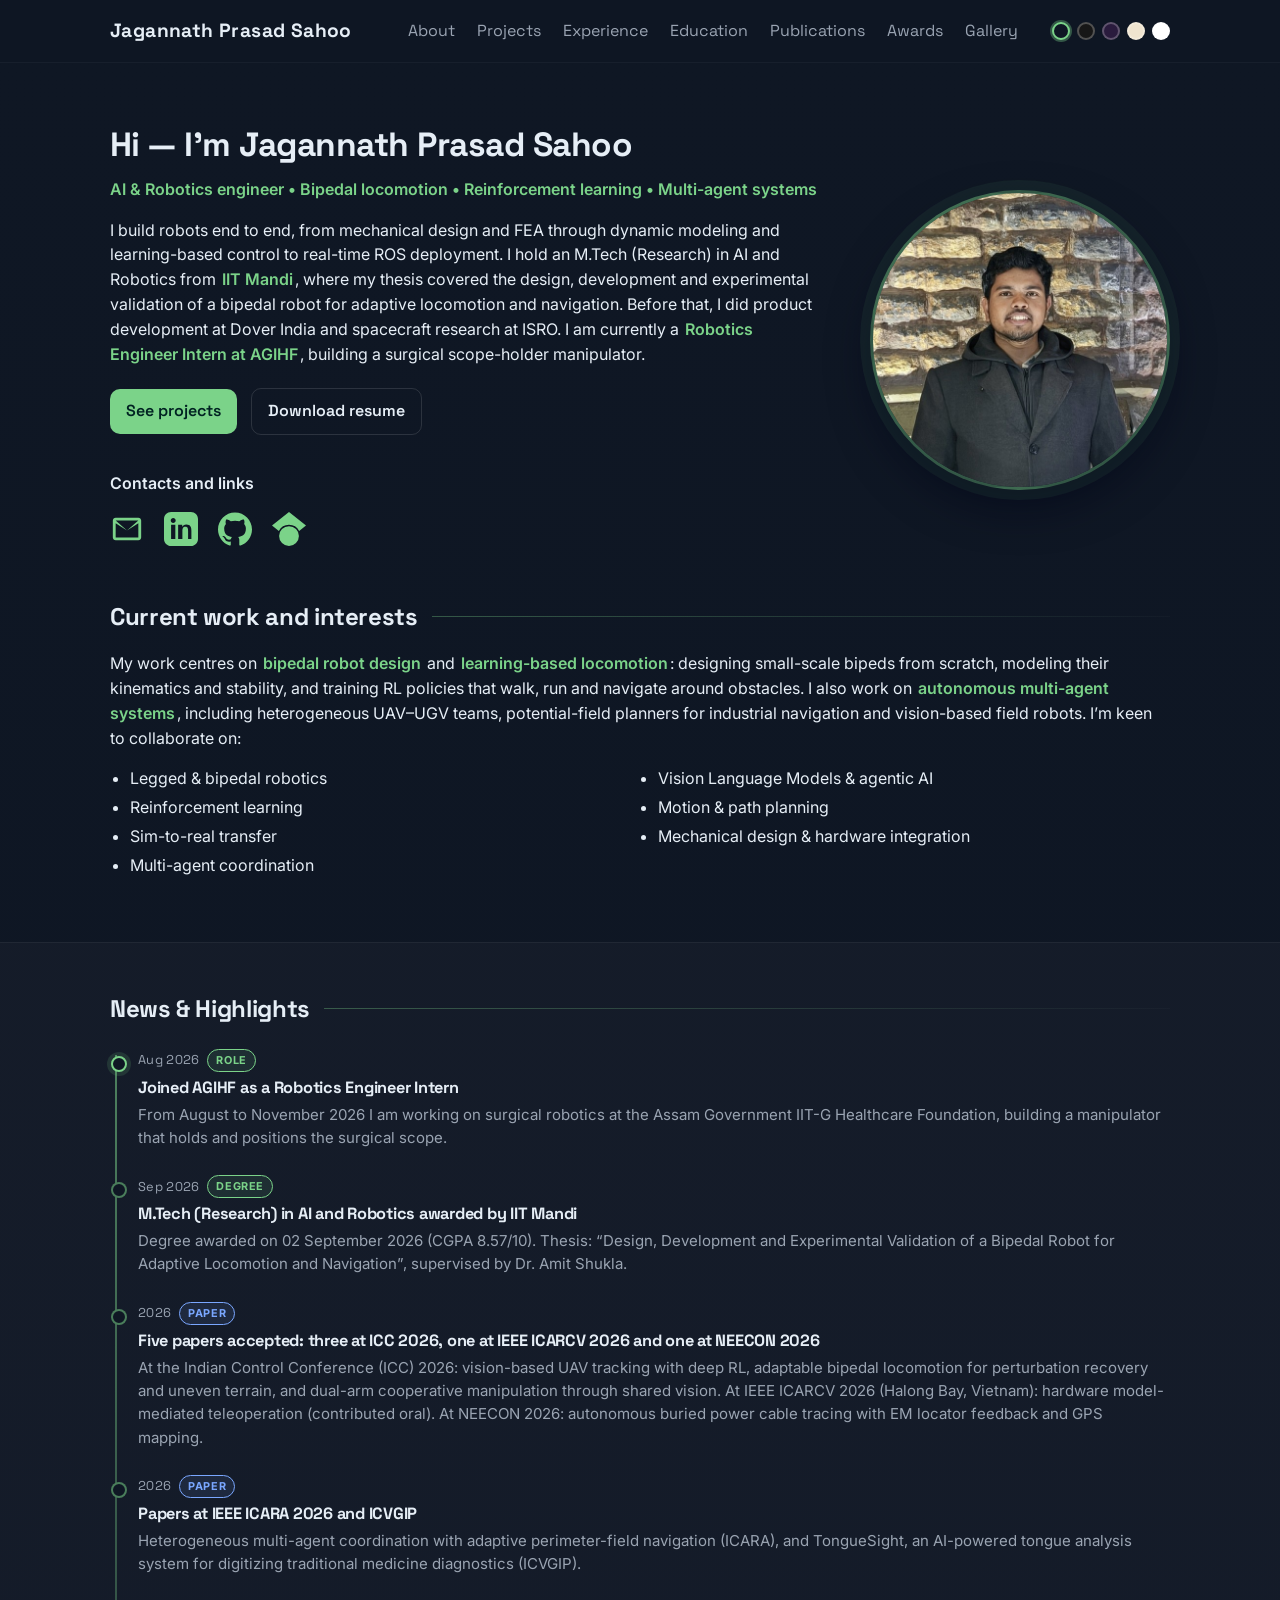
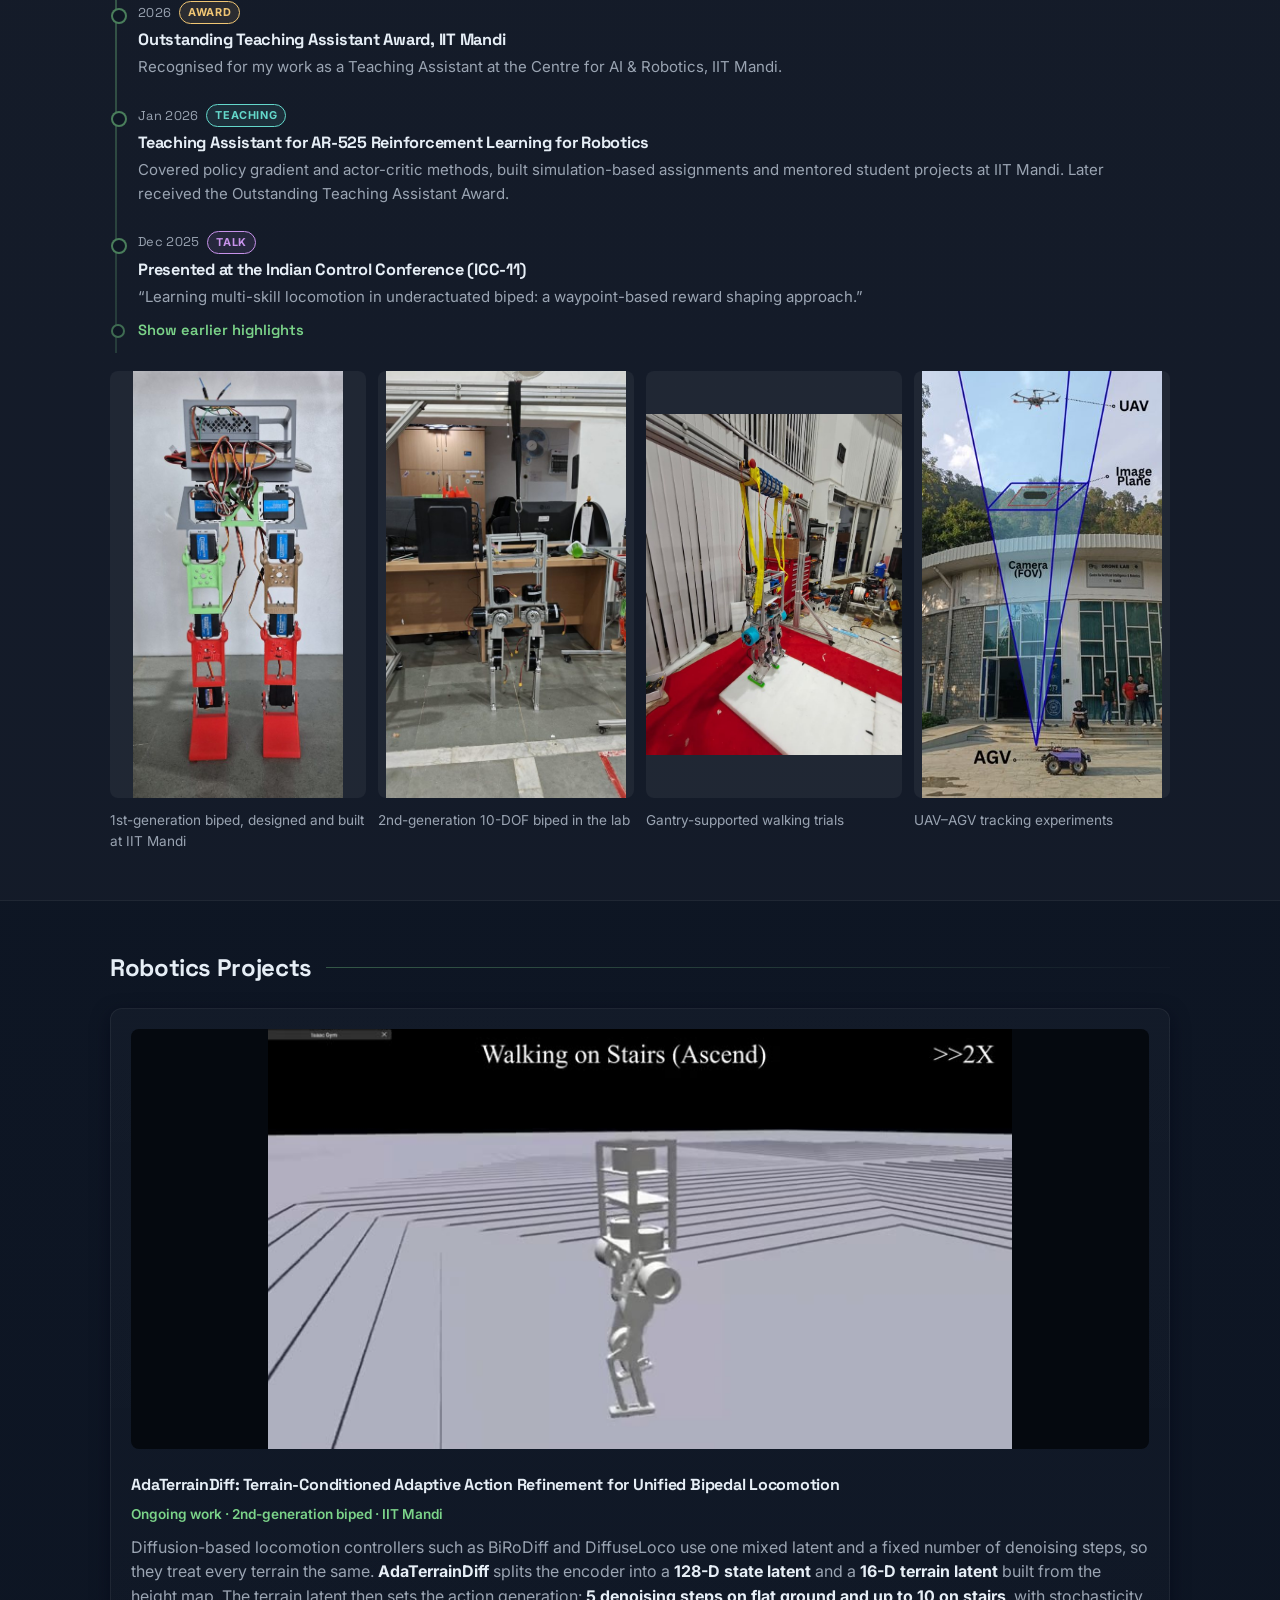
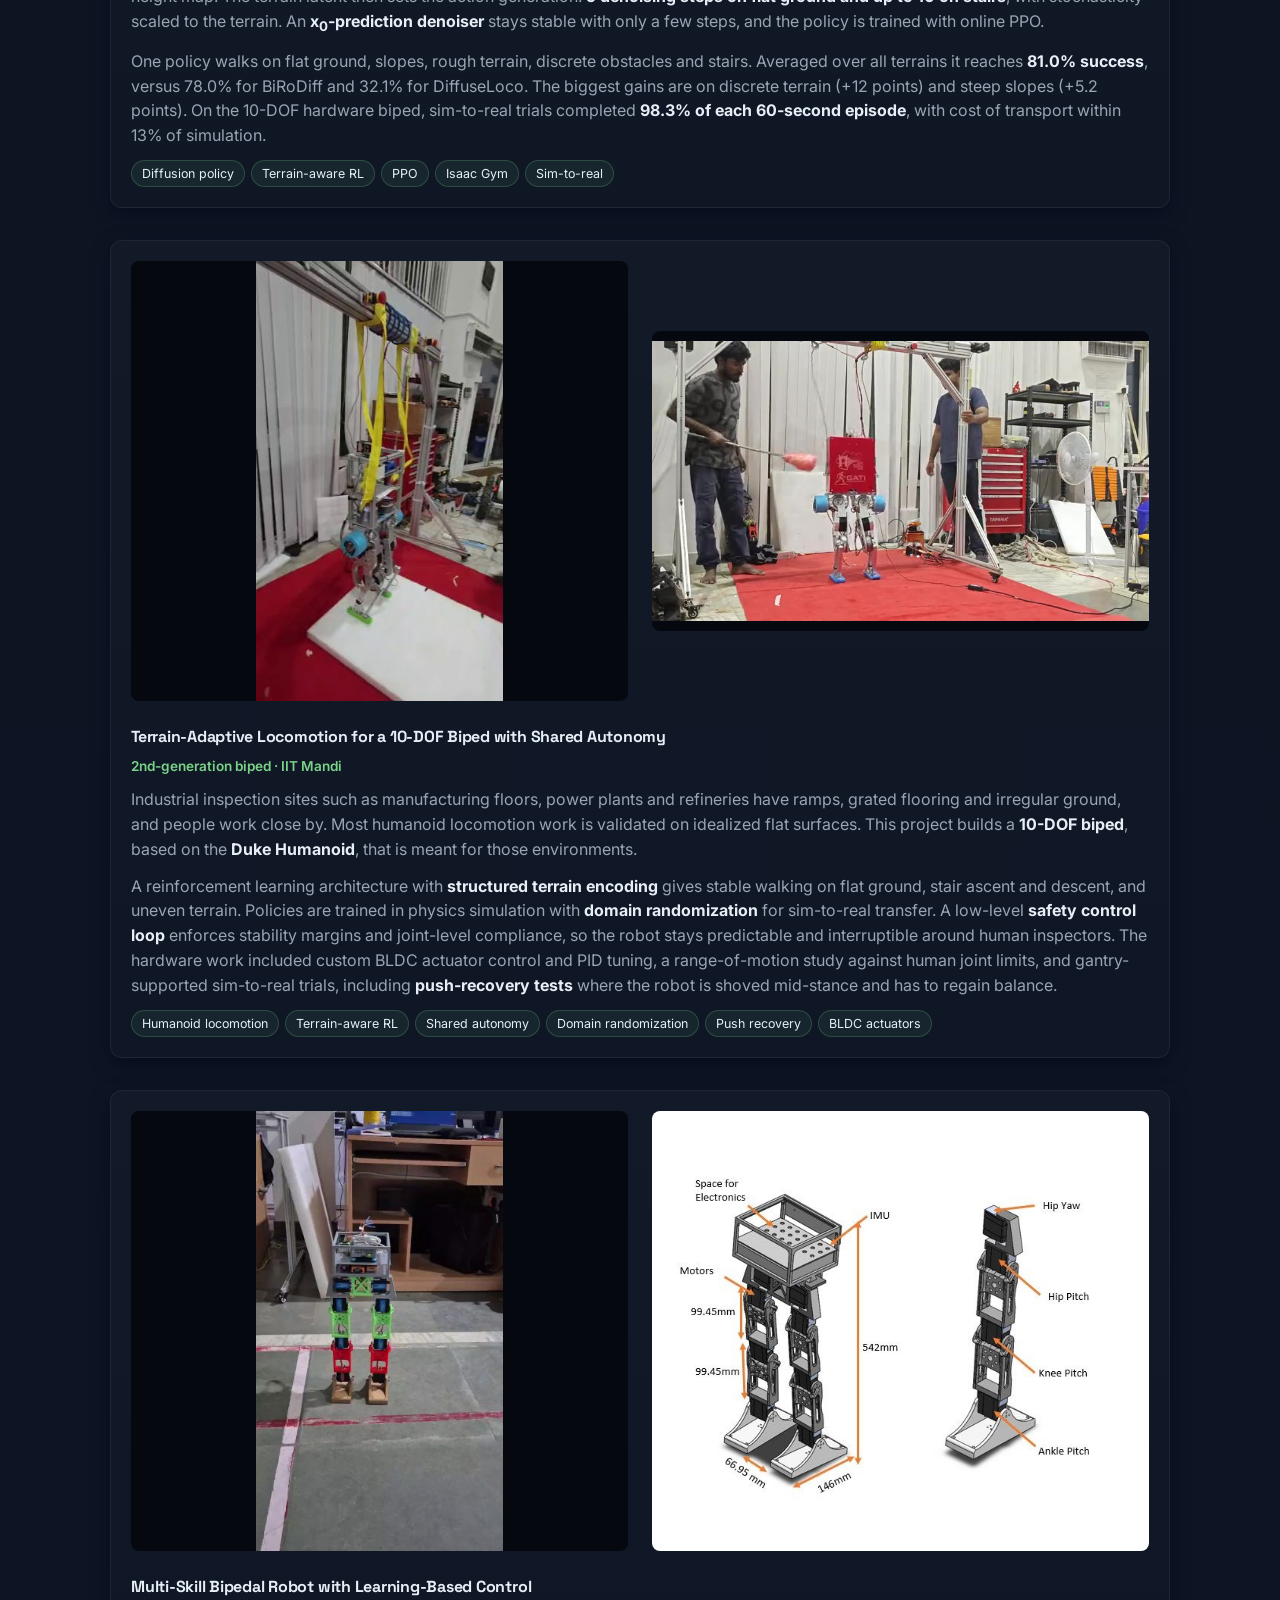
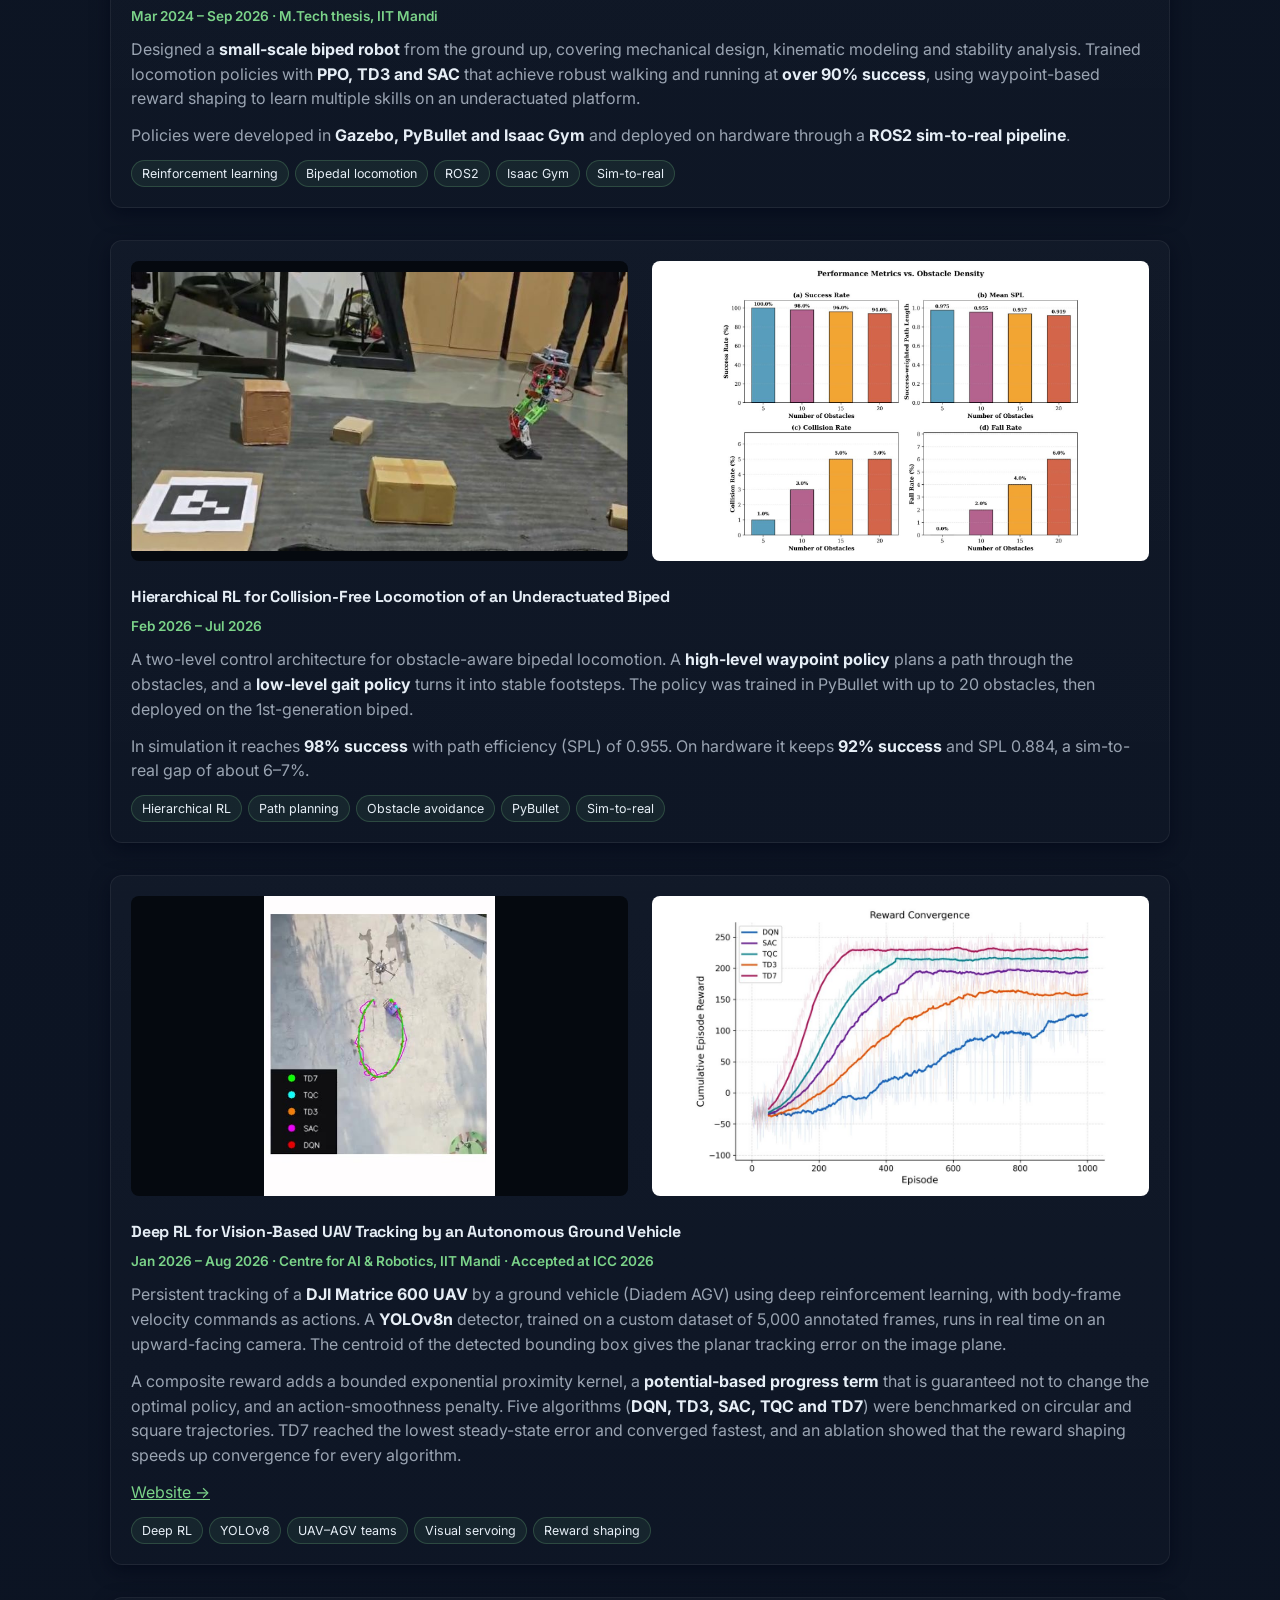
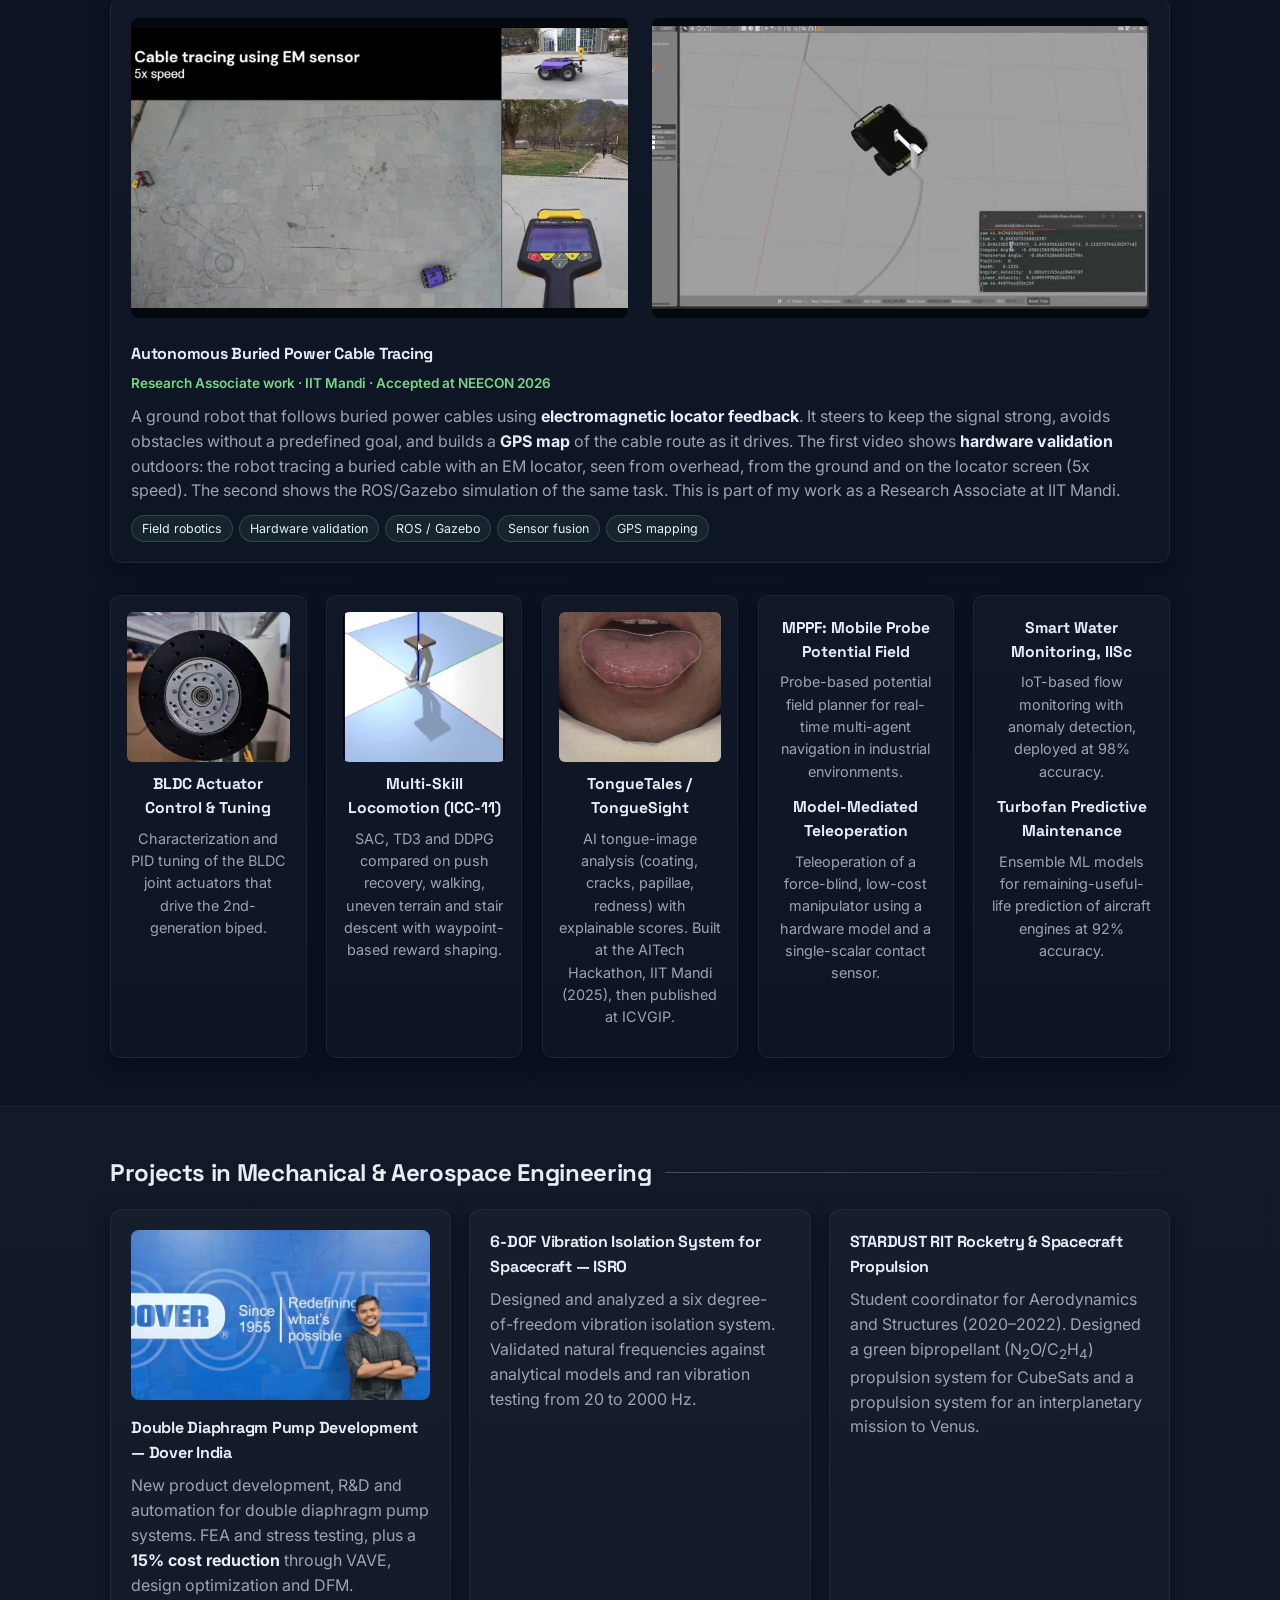
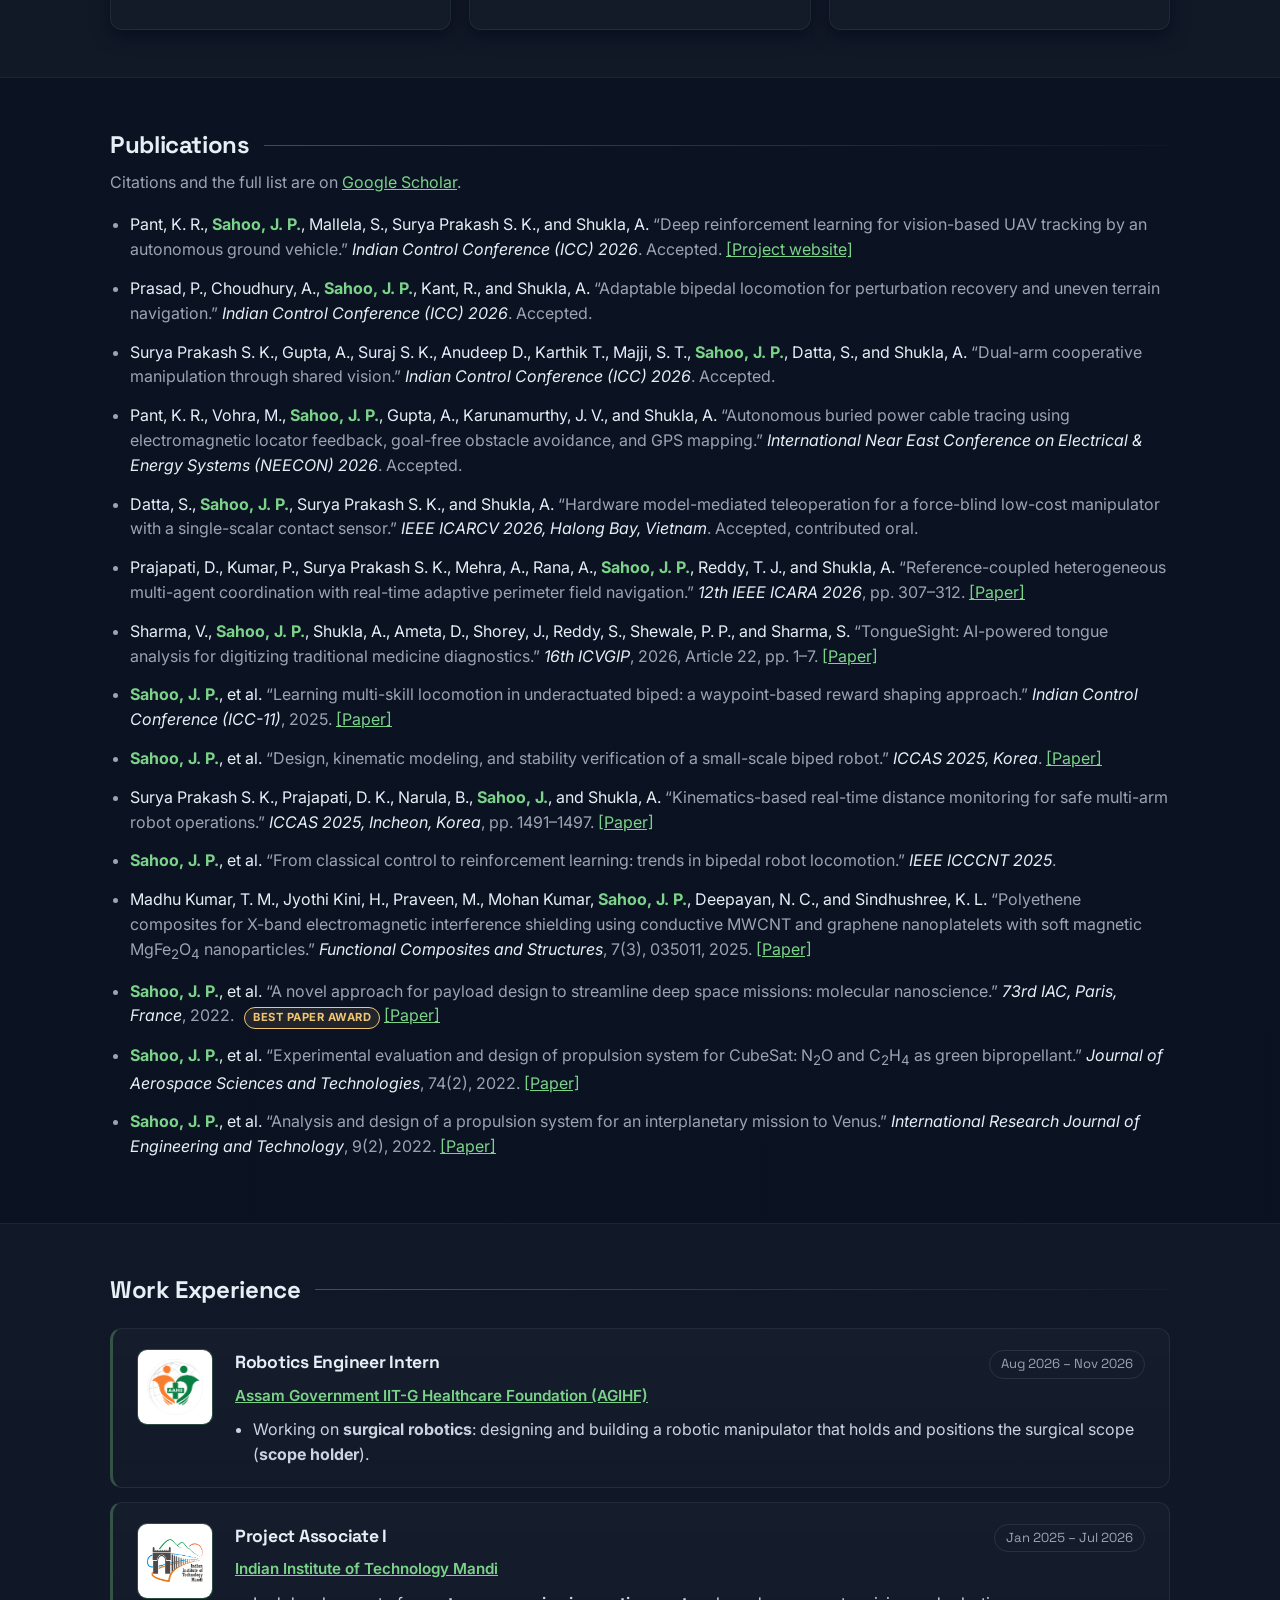
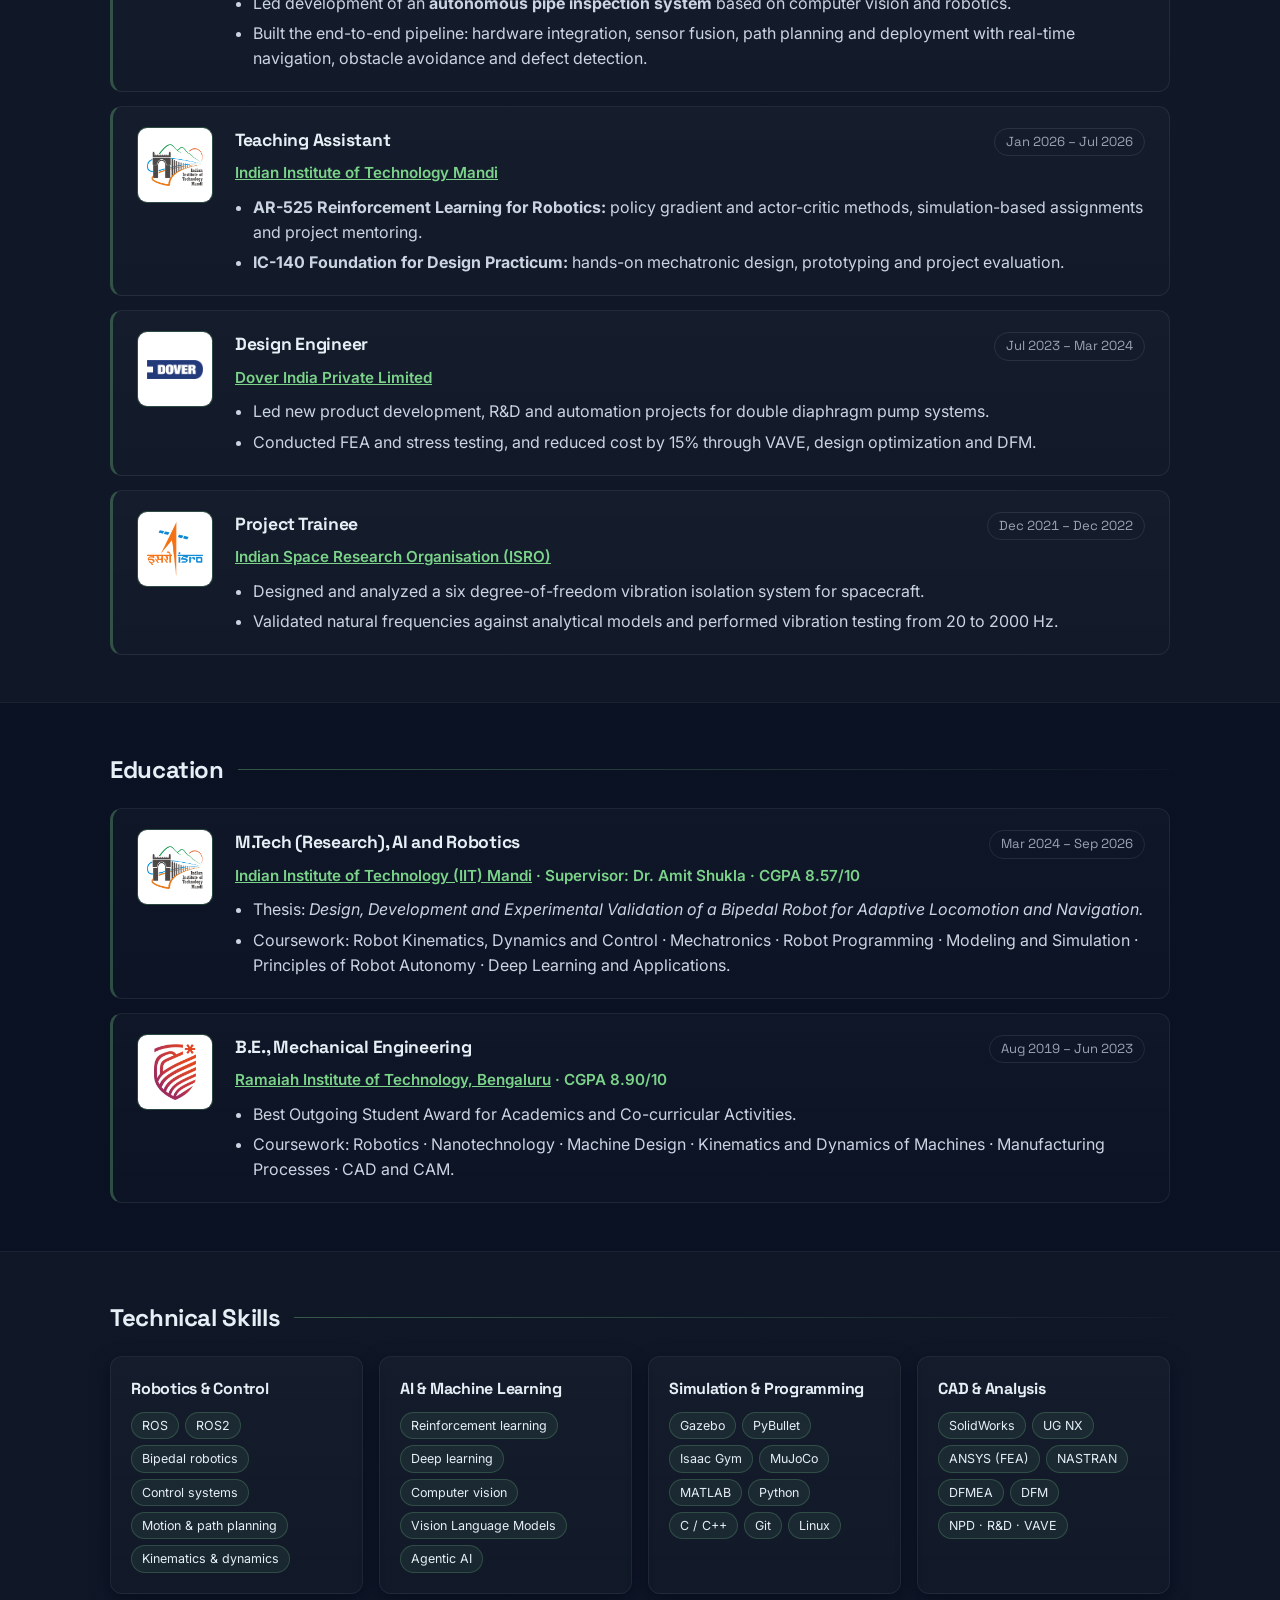
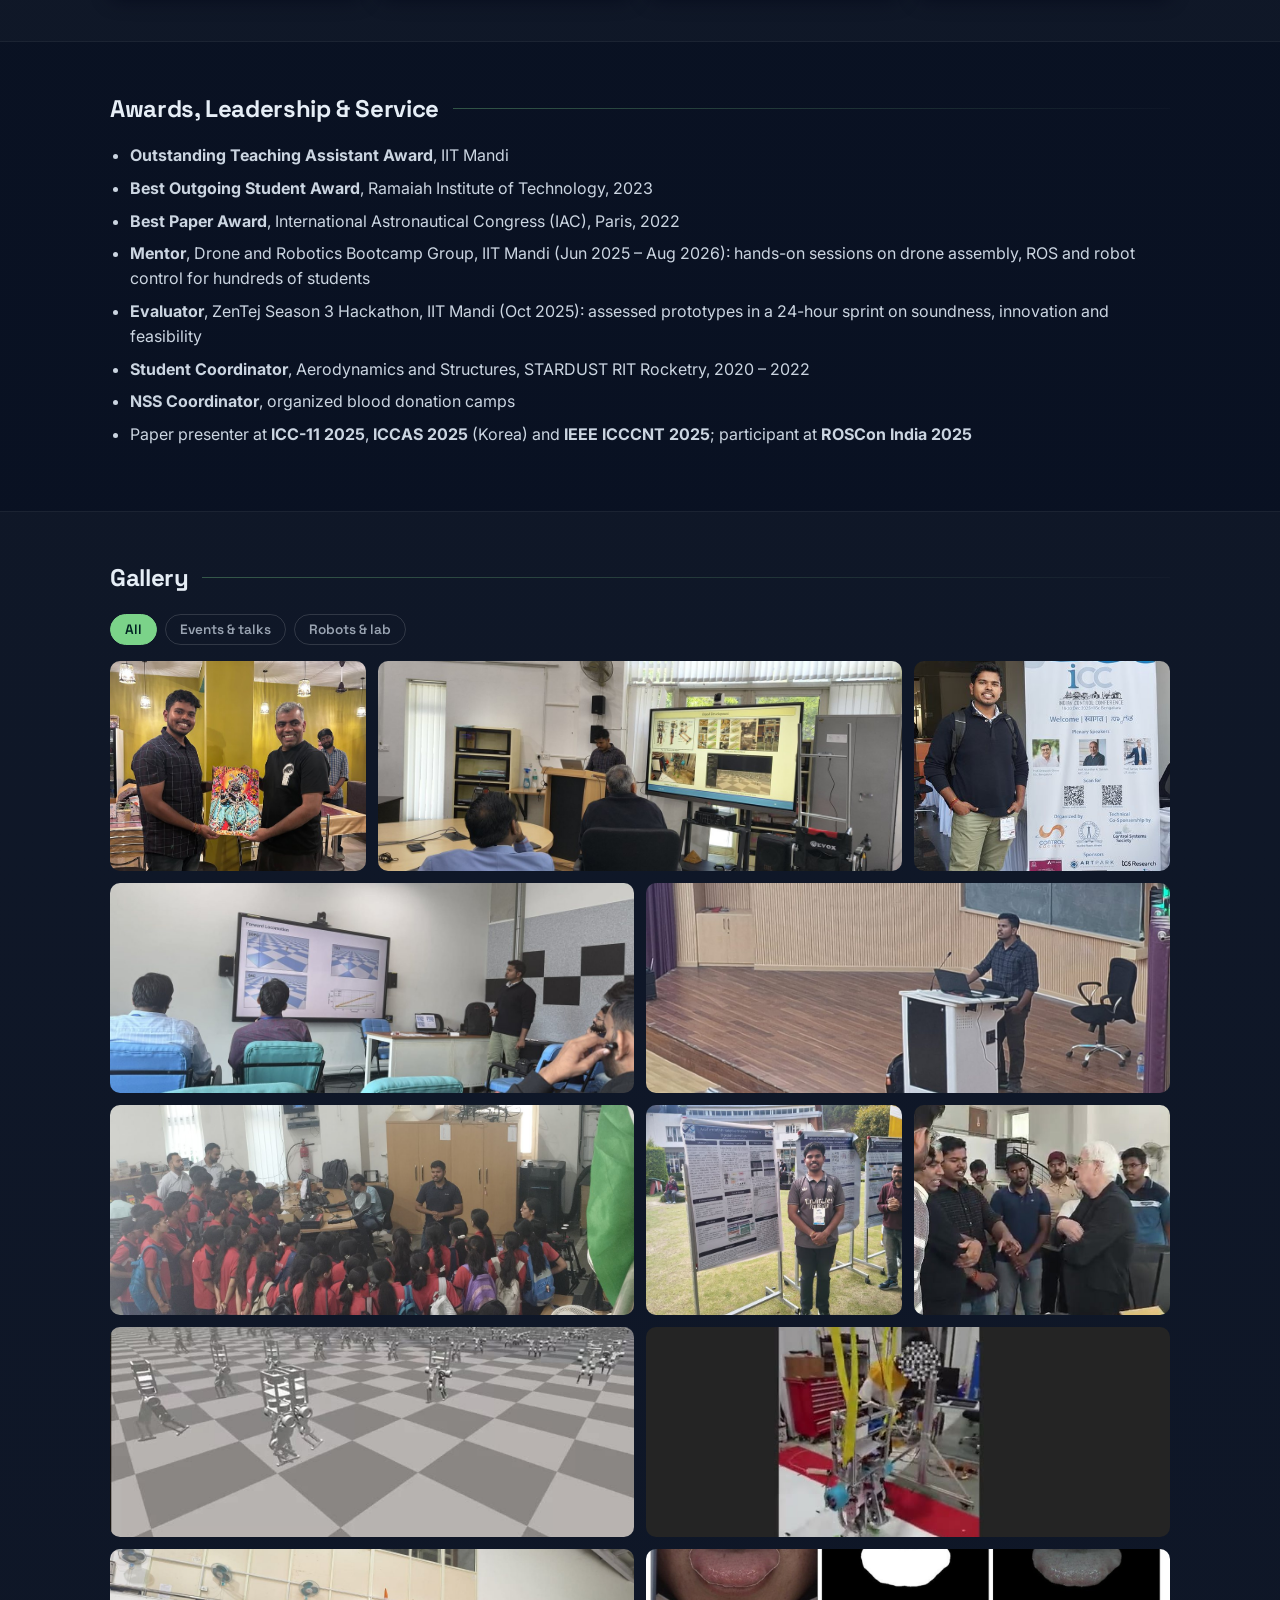
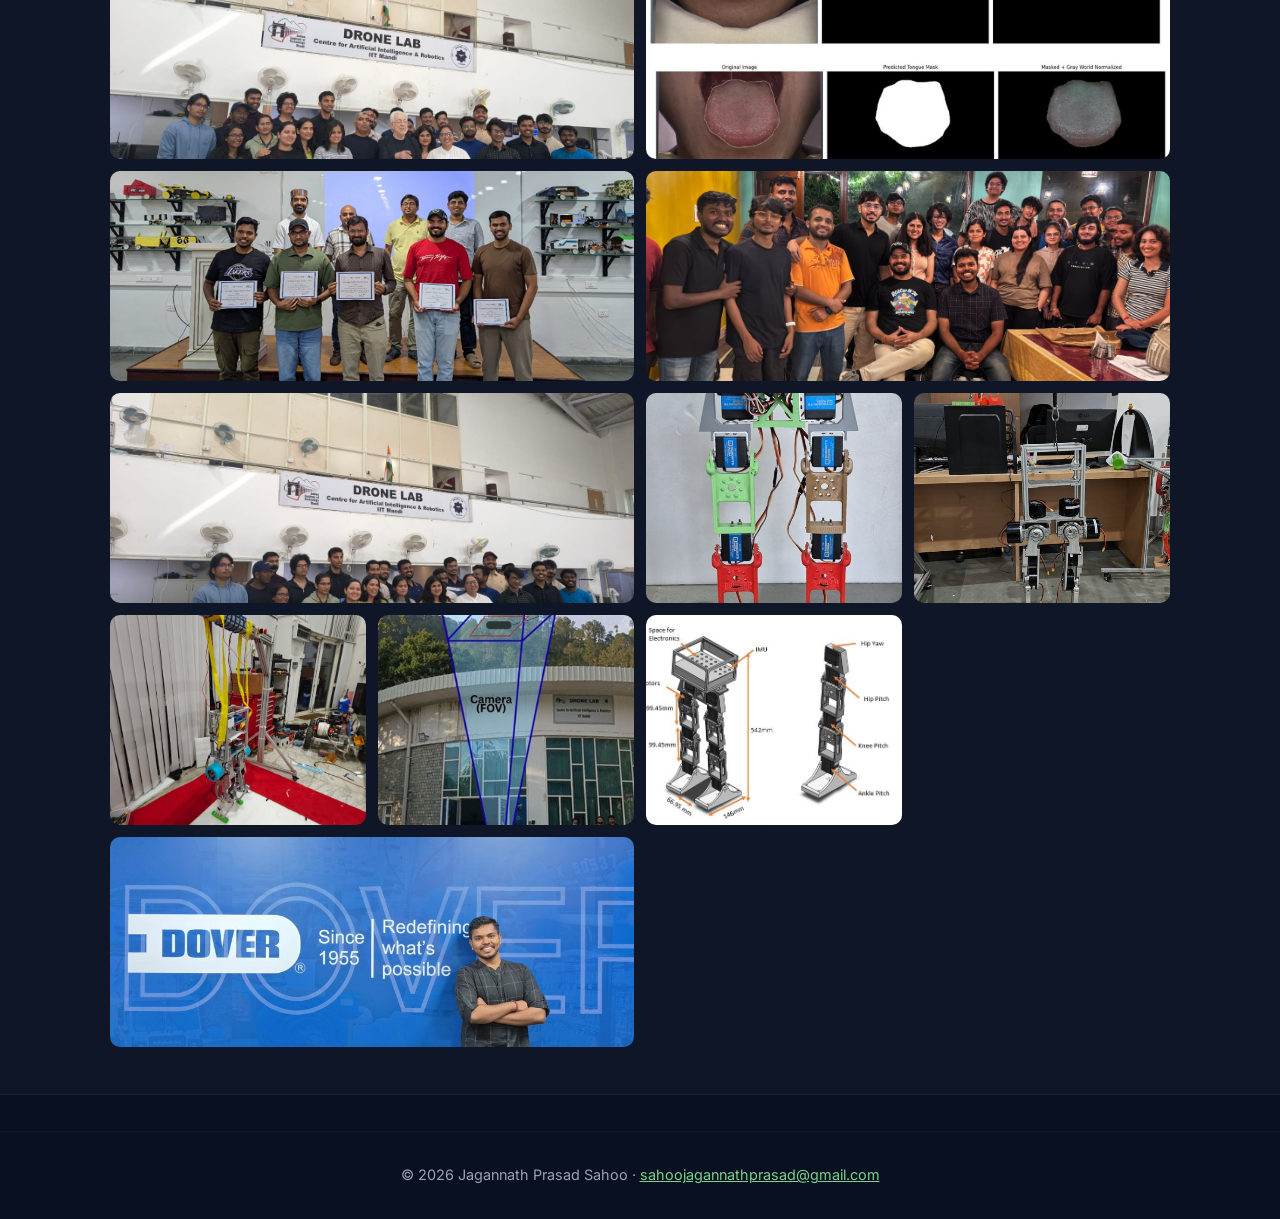
<file: index.html>
<!doctype html>
<html lang="en">
<head>
  <meta charset="utf-8" />
  <meta name="viewport" content="width=device-width,initial-scale=1" />
  <title>Jagannath Prasad Sahoo — AI & Robotics</title>
  <meta name="description" content="Jagannath Prasad Sahoo — AI & Robotics Engineer (M.Tech Research, IIT Mandi). Bipedal robots, reinforcement learning, sim-to-real, multi-agent systems and surgical robotics.">
  <meta name="author" content="Jagannath Prasad Sahoo">
  <link rel="canonical" href="https://jaggu2606.github.io/">
  <meta property="og:type" content="website">
  <meta property="og:title" content="Jagannath Prasad Sahoo — AI & Robotics">
  <meta property="og:description" content="Bipedal robots, reinforcement learning, sim-to-real and multi-agent systems. M.Tech (Research), IIT Mandi.">
  <meta property="og:url" content="https://jaggu2606.github.io/">
  <meta property="og:image" content="https://jaggu2606.github.io/media/profile.jpg">
  <meta name="twitter:card" content="summary">
  <script type="application/ld+json">
  {"@context":"https://schema.org","@type":"Person","name":"Jagannath Prasad Sahoo","url":"https://jaggu2606.github.io/",
   "image":"https://jaggu2606.github.io/media/profile.jpg","jobTitle":"AI and Robotics Engineer",
   "alumniOf":[{"@type":"CollegeOrUniversity","name":"Indian Institute of Technology Mandi"},{"@type":"CollegeOrUniversity","name":"Ramaiah Institute of Technology"}],
   "sameAs":["https://github.com/Jaggu2606","https://www.linkedin.com/in/jagannath-prasad-sahoo","https://scholar.google.com/citations?user=o8FPbNMAAAAJ"]}
  </script>
  <link rel="preconnect" href="https://fonts.googleapis.com">
  <link rel="preconnect" href="https://fonts.gstatic.com" crossorigin>
  <link href="https://fonts.googleapis.com/css2?family=Space+Grotesk:wght@500;600;700&family=Inter:wght@400;500;600&display=swap" rel="stylesheet">
  <script>
    /* Apply the reader's saved theme before first paint */
    try { var t = localStorage.getItem("theme"); if (t) document.documentElement.dataset.theme = t; } catch (e) {}
  </script>
  <link rel="stylesheet" href="styles.css">
  <link rel="preload" as="image" href="media/profile.jpg">
</head>
<body>
  <!-- Reusable icons -->
  <svg width="0" height="0" style="position:absolute" aria-hidden="true">
    <symbol id="i-mail" viewBox="0 0 24 24"><path d="M20 4H4c-1.1 0-2 .9-2 2v12c0 1.1.9 2 2 2h16c1.1 0 2-.9 2-2V6c0-1.1-.9-2-2-2zm0 2v.01L12 13 4 6.01V6h16zm0 12H4V8l8 5 8-5v10z"/></symbol>
    <symbol id="i-linkedin" viewBox="0 0 24 24"><path d="M19 0h-14c-2.761 0-5 2.239-5 5v14c0 2.761 2.239 5 5 5h14c2.761 0 5-2.239 5-5v-14c0-2.761-2.239-5-5-5zm-11 19h-3v-10h3v10zm-1.5-11.268c-.966 0-1.75-.784-1.75-1.75s.784-1.75 1.75-1.75 1.75.784 1.75 1.75-.784 1.75-1.75 1.75zm13.5 11.268h-3v-5.604c0-1.337-.026-3.063-1.867-3.063-1.868 0-2.154 1.459-2.154 2.967v5.7h-3v-10h2.881v1.367h.041c.401-.761 1.379-1.563 2.838-1.563 3.036 0 3.6 2.001 3.6 4.601v5.595z"/></symbol>
    <symbol id="i-github" viewBox="0 0 24 24"><path d="M12 .297c-6.63 0-12 5.373-12 12 0 5.303 3.438 9.8 8.205 11.385.6.113.82-.258.82-.577v-2.234c-3.338.726-4.033-1.416-4.033-1.416-.546-1.387-1.333-1.757-1.333-1.757-1.089-.745.083-.729.083-.729 1.205.084 1.84 1.236 1.84 1.236 1.07 1.834 2.809 1.304 3.495.997.108-.775.418-1.305.762-1.605-2.665-.305-5.466-1.332-5.466-5.93 0-1.31.469-2.381 1.236-3.221-.124-.303-.535-1.523.117-3.176 0 0 1.008-.322 3.301 1.23.957-.266 1.983-.399 3.003-.404 1.02.005 2.047.138 3.006.404 2.291-1.553 3.297-1.23 3.297-1.23.653 1.653.242 2.873.118 3.176.77.84 1.235 1.911 1.235 3.221 0 4.609-2.803 5.624-5.475 5.921.43.371.823 1.102.823 2.222v3.293c0 .321.218.694.825.576C20.565 22.092 24 17.592 24 12.297c0-6.627-5.373-12-12-12"/></symbol>
    <symbol id="i-scholar" viewBox="0 0 24 24"><path d="M12 24a7 7 0 1 1 0-14 7 7 0 0 1 0 14zm0-24L0 9.5l4.838 3.94A8 8 0 0 1 12 9a8 8 0 0 1 7.162 4.44L24 9.5z"/></symbol>
  </svg>

  <header class="site-header">
    <div class="wrap">
      <h1 class="logo"><a href="#about">Jagannath Prasad Sahoo</a></h1>
      <nav>
        <a href="#about">About</a>
        <a href="#projects">Projects</a>
        <a href="#work-experience">Experience</a>
        <a href="#education">Education</a>
        <a href="#publications">Publications</a>
        <a href="#awards">Awards</a>
        <a href="#gallery">Gallery</a>
      </nav>
      <div class="theme-picker" role="group" aria-label="Background colour">
        <button type="button" data-theme-choice="navy" style="--swatch:#0f1724" title="Navy" aria-label="Navy background"></button>
        <button type="button" data-theme-choice="charcoal" style="--swatch:#171717" title="Charcoal" aria-label="Charcoal background"></button>
        <button type="button" data-theme-choice="plum" style="--swatch:#2a1b3d" title="Plum" aria-label="Plum background"></button>
        <button type="button" data-theme-choice="sand" style="--swatch:#efe4cf" title="Sand" aria-label="Sand background"></button>
        <button type="button" data-theme-choice="light" style="--swatch:#ffffff" title="Light" aria-label="Light background"></button>
      </div>
    </div>
  </header>

  <main>
    <!-- ================= Hero ================= -->
    <section class="hero wrap" id="about">
      <div class="hero-text">
        <h2>Hi — I’m Jagannath Prasad Sahoo</h2>
        <p class="tagline">AI & Robotics engineer • Bipedal locomotion • Reinforcement learning • Multi-agent systems</p>
        <p>I build robots end to end, from mechanical design and FEA through dynamic modeling and learning-based control to real-time ROS deployment. I hold an M.Tech (Research) in AI and Robotics from <span class="highlight">IIT Mandi</span>, where my thesis covered the design, development and experimental validation of a bipedal robot for adaptive locomotion and navigation. Before that, I did product development at Dover India and spacecraft research at ISRO. I am currently a <span class="highlight">Robotics Engineer Intern at AGIHF</span>, building a surgical scope-holder manipulator.</p>
        <p class="contact-links">
          <a class="btn" href="#projects">See projects</a>
          <a class="btn ghost" href="media/Jagannath_Prasad_Sahoo_Resume.pdf" target="_blank" rel="noopener">Download resume</a>
        </p>
        <p class="links-label">Contacts and links</p>
        <p class="social">
          <a href="mailto:sahoojagannathprasad@gmail.com" title="Email" aria-label="Email"><svg><use href="#i-mail"/></svg></a>
          <a href="https://www.linkedin.com/in/jagannath-prasad-sahoo" target="_blank" rel="noopener" title="LinkedIn" aria-label="LinkedIn"><svg><use href="#i-linkedin"/></svg></a>
          <a href="https://github.com/Jaggu2606" target="_blank" rel="noopener" title="GitHub" aria-label="GitHub"><svg><use href="#i-github"/></svg></a>
          <a href="https://scholar.google.com/citations?user=o8FPbNMAAAAJ&amp;hl=en" target="_blank" rel="noopener" title="Google Scholar" aria-label="Google Scholar"><svg><use href="#i-scholar"/></svg></a>
        </p>
      </div>
      <div class="profile-pic" data-initials="JPS">
        <img src="media/profile.jpg" alt="Jagannath Prasad Sahoo" fetchpriority="high">
      </div>
    </section>

    <!-- ================= Interests ================= -->
    <section class="wrap" id="about-detailed">
      <h3>Current work and interests</h3>
      <p>
        My work centres on <span class="highlight">bipedal robot design</span> and <span class="highlight">learning-based locomotion</span>: designing small-scale bipeds from scratch, modeling their kinematics and stability, and training RL policies that walk, run and navigate around obstacles. I also work on <span class="highlight">autonomous multi-agent systems</span>, including heterogeneous UAV–UGV teams, potential-field planners for industrial navigation and vision-based field robots. I’m keen to collaborate on:
      </p>
      <ul class="two-col">
        <li>Legged & bipedal robotics</li>
        <li>Reinforcement learning</li>
        <li>Sim-to-real transfer</li>
        <li>Multi-agent coordination</li>
        <li>Vision Language Models & agentic AI</li>
        <li>Motion & path planning</li>
        <li>Mechanical design & hardware integration</li>
      </ul>
    </section>

    <!-- ================= News ================= -->
    <section class="wrap section-alt" id="news-highlights">
      <h3>News & Highlights</h3>
      <ol class="news">
        <li class="news-item">
          <div class="news-meta"><span class="news-date">Aug 2026</span><span class="news-tag tag-role">Role</span></div>
          <h4>Joined AGIHF as a Robotics Engineer Intern</h4>
          <p>From August to November 2026 I am working on surgical robotics at the Assam Government IIT-G Healthcare Foundation, building a manipulator that holds and positions the surgical scope.</p>
        </li>
        <li class="news-item">
          <div class="news-meta"><span class="news-date">Sep 2026</span><span class="news-tag tag-role">Degree</span></div>
          <h4>M.Tech (Research) in AI and Robotics awarded by IIT Mandi</h4>
          <p>Degree awarded on 02 September 2026 (CGPA 8.57/10). Thesis: “Design, Development and Experimental Validation of a Bipedal Robot for Adaptive Locomotion and Navigation”, supervised by Dr. Amit Shukla.</p>
        </li>
        <li class="news-item">
          <div class="news-meta"><span class="news-date">2026</span><span class="news-tag tag-paper">Paper</span></div>
          <h4>Five papers accepted: three at ICC 2026, one at IEEE ICARCV 2026 and one at NEECON 2026</h4>
          <p>At the Indian Control Conference (ICC) 2026: vision-based UAV tracking with deep RL, adaptable bipedal locomotion for perturbation recovery and uneven terrain, and dual-arm cooperative manipulation through shared vision. At IEEE ICARCV 2026 (Halong Bay, Vietnam): hardware model-mediated teleoperation (contributed oral). At NEECON 2026: autonomous buried power cable tracing with EM locator feedback and GPS mapping.</p>
        </li>
        <li class="news-item">
          <div class="news-meta"><span class="news-date">2026</span><span class="news-tag tag-paper">Paper</span></div>
          <h4>Papers at IEEE ICARA 2026 and ICVGIP</h4>
          <p>Heterogeneous multi-agent coordination with adaptive perimeter-field navigation (ICARA), and TongueSight, an AI-powered tongue analysis system for digitizing traditional medicine diagnostics (ICVGIP).</p>
        </li>
        <li class="news-item">
          <div class="news-meta"><span class="news-date">2026</span><span class="news-tag tag-award">Award</span></div>
          <h4>Outstanding Teaching Assistant Award, IIT Mandi</h4>
          <p>Recognised for my work as a Teaching Assistant at the Centre for AI &amp; Robotics, IIT Mandi.</p>
        </li>
        <li class="news-item">
          <div class="news-meta"><span class="news-date">Jan 2026</span><span class="news-tag tag-research">Teaching</span></div>
          <h4>Teaching Assistant for AR-525 Reinforcement Learning for Robotics</h4>
          <p>Covered policy gradient and actor-critic methods, built simulation-based assignments and mentored student projects at IIT Mandi. Later received the Outstanding Teaching Assistant Award.</p>
        </li>
        <li class="news-item">
          <div class="news-meta"><span class="news-date">Dec 2025</span><span class="news-tag tag-talk">Talk</span></div>
          <h4>Presented at the Indian Control Conference (ICC-11)</h4>
          <p>“Learning multi-skill locomotion in underactuated biped: a waypoint-based reward shaping approach.”</p>
        </li>
      </ol>

      <details class="news-more">
        <summary>
          <span class="news-more-show">Show earlier highlights</span>
          <span class="news-more-hide">Hide earlier highlights</span>
        </summary>
        <ol class="news news-earlier">
          <li class="news-item">
            <div class="news-meta"><span class="news-date">2025</span><span class="news-tag tag-paper">Paper</span></div>
            <h4>Two papers presented at ICCAS 2025, Korea</h4>
            <p>Design, kinematic modeling and stability verification of a small-scale biped robot, and kinematics-based real-time distance monitoring for safe multi-arm robot operations.</p>
          </li>
          <li class="news-item">
            <div class="news-meta"><span class="news-date">2025</span><span class="news-tag tag-talk">Event</span></div>
            <h4>Participant at ROSCon India 2025</h4>
          </li>
          <li class="news-item">
            <div class="news-meta"><span class="news-date">2025</span><span class="news-tag tag-paper">Paper</span></div>
            <h4>Survey presented at IEEE ICCCNT 2025</h4>
            <p>“From classical control to reinforcement learning: trends in bipedal robot locomotion.”</p>
          </li>
          <li class="news-item">
            <div class="news-meta"><span class="news-date">May 2025</span><span class="news-tag tag-research">Hackathon</span></div>
            <h4>TongueTales at the AITech Hackathon, IIT Mandi</h4>
            <p>Our team built an AI pipeline that analyses tongue images (coating, cracks, papillae, redness) to give explainable health insights. The work grew into the TongueSight paper at ICVGIP.</p>
          </li>
          <li class="news-item">
            <div class="news-meta"><span class="news-date">2023</span><span class="news-tag tag-award">Award</span></div>
            <h4>Best Outgoing Student Award, Ramaiah Institute of Technology</h4>
            <p>Awarded for excellence in academics and co-curricular activities on graduating with a B.E. in Mechanical Engineering (CGPA 8.90/10).</p>
          </li>
          <li class="news-item">
            <div class="news-meta"><span class="news-date">2022</span><span class="news-tag tag-award">Award</span></div>
            <h4>Best Paper Award at the 73rd International Astronautical Congress, Paris</h4>
          </li>
        </ol>
      </details>

      <div class="news-figs">
        <figure><img src="media/biped_gen1_photo.jpg" alt="First-generation biped robot" loading="lazy" decoding="async"><figcaption>1st-generation biped, designed and built at IIT Mandi</figcaption></figure>
        <figure><img src="media/biped_gen2_lab.jpg" alt="Second-generation 10-DOF biped in the lab" loading="lazy" decoding="async"><figcaption>2nd-generation 10-DOF biped in the lab</figcaption></figure>
        <figure><img src="media/biped_gen2_photo.jpg" alt="Second-generation biped during gantry-supported walking tests" loading="lazy" decoding="async"><figcaption>Gantry-supported walking trials</figcaption></figure>
        <figure><img src="media/uav_setup.jpg" alt="UAV and AGV tracking setup outside the IIT Mandi building" loading="lazy" decoding="async"><figcaption>UAV–AGV tracking experiments</figcaption></figure>
      </div>
    </section>

    <!-- ================= Robotics projects ================= -->
    <section class="wrap" id="projects">
      <h3>Robotics Projects</h3>

      <!-- AdaTerrainDiff -->
      <article class="card project-card single">
        <div class="project-media">
          <video autoplay loop muted playsinline preload="metadata" poster="media/adaterrain_terrains.jpg">
            <source src="media/adaterrain_terrains.mp4" type="video/mp4">
          </video>
        </div>
        <div class="project-body">
          <h4>AdaTerrainDiff: Terrain-Conditioned Adaptive Action Refinement for Unified Bipedal Locomotion</h4>
          <p class="project-date">Ongoing work · 2nd-generation biped · IIT Mandi</p>
          <p>
            Diffusion-based locomotion controllers such as BiRoDiff and DiffuseLoco use one mixed latent and a fixed number of denoising steps, so they treat every terrain the same. <strong>AdaTerrainDiff</strong> splits the encoder into a <strong>128-D state latent</strong> and a <strong>16-D terrain latent</strong> built from the height map. The terrain latent then sets the action generation: <strong>5 denoising steps on flat ground and up to 10 on stairs</strong>, with stochasticity scaled to the terrain. An <strong>x<sub>0</sub>-prediction denoiser</strong> stays stable with only a few steps, and the policy is trained with online PPO.
          </p>
          <p>
            One policy walks on flat ground, slopes, rough terrain, discrete obstacles and stairs. Averaged over all terrains it reaches <strong>81.0% success</strong>, versus 78.0% for BiRoDiff and 32.1% for DiffuseLoco. The biggest gains are on discrete terrain (+12 points) and steep slopes (+5.2 points). On the 10-DOF hardware biped, sim-to-real trials completed <strong>98.3% of each 60-second episode</strong>, with cost of transport within 13% of simulation.
          </p>
          <ul class="tags"><li>Diffusion policy</li><li>Terrain-aware RL</li><li>PPO</li><li>Isaac Gym</li><li>Sim-to-real</li></ul>
        </div>
      </article>

      <!-- 2nd-generation biped -->
      <article class="card project-card tall">
        <div class="project-media">
          <video autoplay loop muted playsinline preload="metadata" poster="media/biped_gen2_walk.jpg">
            <source src="media/biped_gen2_walk.mp4" type="video/mp4">
          </video>
        </div>
        <div class="project-figure">
          <video autoplay loop muted playsinline preload="metadata" poster="media/push_recovery.jpg">
            <source src="media/push_recovery.mp4" type="video/mp4">
          </video>
        </div>
        <div class="project-body">
          <h4>Terrain-Adaptive Locomotion for a 10-DOF Biped with Shared Autonomy</h4>
          <p class="project-date">2nd-generation biped · IIT Mandi</p>
          <p>
            Industrial inspection sites such as manufacturing floors, power plants and refineries have ramps, grated flooring and irregular ground, and people work close by. Most humanoid locomotion work is validated on idealized flat surfaces. This project builds a <strong>10-DOF biped</strong>, based on the <strong>Duke Humanoid</strong>, that is meant for those environments.
          </p>
          <p>
            A reinforcement learning architecture with <strong>structured terrain encoding</strong> gives stable walking on flat ground, stair ascent and descent, and uneven terrain. Policies are trained in physics simulation with <strong>domain randomization</strong> for sim-to-real transfer. A low-level <strong>safety control loop</strong> enforces stability margins and joint-level compliance, so the robot stays predictable and interruptible around human inspectors. The hardware work included custom BLDC actuator control and PID tuning, a range-of-motion study against human joint limits, and gantry-supported sim-to-real trials, including <strong>push-recovery tests</strong> where the robot is shoved mid-stance and has to regain balance.
          </p>
          <ul class="tags"><li>Humanoid locomotion</li><li>Terrain-aware RL</li><li>Shared autonomy</li><li>Domain randomization</li><li>Push recovery</li><li>BLDC actuators</li></ul>
        </div>
      </article>

      <!-- 1st-generation biped -->
      <article class="card project-card tall">
        <div class="project-media">
          <video autoplay loop muted playsinline preload="metadata" poster="media/biped_gen1_walk.jpg">
            <source src="media/biped_gen1_walk.mp4" type="video/mp4">
          </video>
        </div>
        <div class="project-figure">
          <img src="media/biped_gen1_cad.jpg" alt="CAD model of the first-generation biped with dimensions and joint layout" loading="lazy" decoding="async">
        </div>
        <div class="project-body">
          <h4>Multi-Skill Bipedal Robot with Learning-Based Control</h4>
          <p class="project-date">Mar 2024 – Sep 2026 · M.Tech thesis, IIT Mandi</p>
          <p>
            Designed a <strong>small-scale biped robot</strong> from the ground up, covering mechanical design, kinematic modeling and stability analysis. Trained locomotion policies with <strong>PPO, TD3 and SAC</strong> that achieve robust walking and running at <strong>over 90% success</strong>, using waypoint-based reward shaping to learn multiple skills on an underactuated platform.
          </p>
          <p>
            Policies were developed in <strong>Gazebo, PyBullet and Isaac Gym</strong> and deployed on hardware through a <strong>ROS2 sim-to-real pipeline</strong>.
          </p>
          <ul class="tags"><li>Reinforcement learning</li><li>Bipedal locomotion</li><li>ROS2</li><li>Isaac Gym</li><li>Sim-to-real</li></ul>
        </div>
      </article>

      <!-- HRL obstacle avoidance -->
      <article class="card project-card">
        <div class="project-media">
          <video autoplay loop muted playsinline preload="metadata" poster="media/hrl_hardware.jpg">
            <source src="media/hrl_hardware.mp4" type="video/mp4">
          </video>
        </div>
        <div class="project-figure">
          <img src="media/hrl_metrics.jpg" alt="Success rate, path efficiency, failure modes and energy efficiency across obstacle densities" loading="lazy" decoding="async">
        </div>
        <div class="project-body">
          <h4>Hierarchical RL for Collision-Free Locomotion of an Underactuated Biped</h4>
          <p class="project-date">Feb 2026 – Jul 2026</p>
          <p>
            A two-level control architecture for obstacle-aware bipedal locomotion. A <strong>high-level waypoint policy</strong> plans a path through the obstacles, and a <strong>low-level gait policy</strong> turns it into stable footsteps. The policy was trained in PyBullet with up to 20 obstacles, then deployed on the 1st-generation biped.
          </p>
          <p>
            In simulation it reaches <strong>98% success</strong> with path efficiency (SPL) of 0.955. On hardware it keeps <strong>92% success</strong> and SPL 0.884, a sim-to-real gap of about 6–7%.
          </p>
          <ul class="tags"><li>Hierarchical RL</li><li>Path planning</li><li>Obstacle avoidance</li><li>PyBullet</li><li>Sim-to-real</li></ul>
        </div>
      </article>

      <!-- UAV–AGV tracking -->
      <article class="card project-card">
        <div class="project-media">
          <video autoplay loop muted playsinline preload="metadata" poster="media/uav_tracking.jpg">
            <source src="media/uav_tracking.mp4" type="video/mp4">
          </video>
        </div>
        <div class="project-figure">
          <img src="media/uav_reward.jpg" alt="Reward convergence of DQN, SAC, TQC, TD3 and TD7" loading="lazy" decoding="async">
        </div>
        <div class="project-body">
          <h4>Deep RL for Vision-Based UAV Tracking by an Autonomous Ground Vehicle</h4>
          <p class="project-date">Jan 2026 – Aug 2026 · Centre for AI & Robotics, IIT Mandi · Accepted at ICC 2026</p>
          <p>
            Persistent tracking of a <strong>DJI Matrice 600 UAV</strong> by a ground vehicle (Diadem AGV) using deep reinforcement learning, with body-frame velocity commands as actions. A <strong>YOLOv8n</strong> detector, trained on a custom dataset of 5,000 annotated frames, runs in real time on an upward-facing camera. The centroid of the detected bounding box gives the planar tracking error on the image plane.
          </p>
          <p>
            A composite reward adds a bounded exponential proximity kernel, a <strong>potential-based progress term</strong> that is guaranteed not to change the optimal policy, and an action-smoothness penalty. Five algorithms (<strong>DQN, TD3, SAC, TQC and TD7</strong>) were benchmarked on circular and square trajectories. TD7 reached the lowest steady-state error and converged fastest, and an ablation showed that the reward shaping speeds up convergence for every algorithm.
          </p>
          <p><a href="https://microgridx.github.io/UAV-AGV_Collaboration_website/" target="_blank" rel="noopener">Website →</a></p>
          <ul class="tags"><li>Deep RL</li><li>YOLOv8</li><li>UAV–AGV teams</li><li>Visual servoing</li><li>Reward shaping</li></ul>
        </div>
      </article>

      <!-- Buried cable tracing -->
      <article class="card project-card">
        <div class="project-media">
          <video autoplay loop muted playsinline preload="metadata" poster="media/cable_hw.jpg">
            <source src="media/cable_hw.mp4" type="video/mp4">
          </video>
        </div>
        <div class="project-figure">
          <video autoplay loop muted playsinline preload="metadata" poster="media/cable_sim.jpg">
            <source src="media/cable_sim.mp4" type="video/mp4">
          </video>
        </div>
        <div class="project-body">
          <h4>Autonomous Buried Power Cable Tracing</h4>
          <p class="project-date">Research Associate work · IIT Mandi · Accepted at NEECON 2026</p>
          <p>A ground robot that follows buried power cables using <strong>electromagnetic locator feedback</strong>. It steers to keep the signal strong, avoids obstacles without a predefined goal, and builds a <strong>GPS map</strong> of the cable route as it drives. The first video shows <strong>hardware validation</strong> outdoors: the robot tracing a buried cable with an EM locator, seen from overhead, from the ground and on the locator screen (5x speed). The second shows the ROS/Gazebo simulation of the same task. This is part of my work as a Research Associate at IIT Mandi.</p>
          <ul class="tags"><li>Field robotics</li><li>Hardware validation</li><li>ROS / Gazebo</li><li>Sensor fusion</li><li>GPS mapping</li></ul>
        </div>
      </article>

      <!-- Smaller projects -->
      <div class="small-projects-grid">
        <article class="card mini-card">
          <video autoplay loop muted playsinline preload="metadata" poster="media/actuator.jpg">
            <source src="media/actuator.mp4" type="video/mp4">
          </video>
          <h5>BLDC Actuator Control & Tuning</h5>
          <p>Characterization and PID tuning of the BLDC joint actuators that drive the 2nd-generation biped.</p>
        </article>
        <article class="card mini-card">
          <video autoplay loop muted playsinline preload="metadata" poster="media/icc_skills.jpg">
            <source src="media/icc_skills.mp4" type="video/mp4">
          </video>
          <h5>Multi-Skill Locomotion (ICC-11)</h5>
          <p>SAC, TD3 and DDPG compared on push recovery, walking, uneven terrain and stair descent with waypoint-based reward shaping.</p>
        </article>
        <article class="card mini-card">
          <img src="media/tongue_thumb.jpg" alt="Tongue image with the predicted tongue boundary outlined" loading="lazy" decoding="async">
          <h5>TongueTales / TongueSight</h5>
          <p>AI tongue-image analysis (coating, cracks, papillae, redness) with explainable scores. Built at the AITech Hackathon, IIT Mandi (2025), then published at ICVGIP.</p>
        </article>
        <article class="card mini-card">
          <h5>MPPF: Mobile Probe Potential Field</h5>
          <p>Probe-based potential field planner for real-time multi-agent navigation in industrial environments.</p>
          <h5>Model-Mediated Teleoperation</h5>
          <p>Teleoperation of a force-blind, low-cost manipulator using a hardware model and a single-scalar contact sensor.</p>
        </article>
        <article class="card mini-card">
          <h5>Smart Water Monitoring, IISc</h5>
          <p>IoT-based flow monitoring with anomaly detection, deployed at 98% accuracy.</p>
          <h5>Turbofan Predictive Maintenance</h5>
          <p>Ensemble ML models for remaining-useful-life prediction of aircraft engines at 92% accuracy.</p>
        </article>
      </div>
    </section>

    <!-- ================= Mechanical / aerospace ================= -->
    <section class="wrap section-alt" id="hardware-projects">
      <h3>Projects in Mechanical & Aerospace Engineering</h3>
      <div class="grid">
        <article class="card hw-card">
          <img src="media/dover.jpg" alt="At Dover India" loading="lazy" decoding="async">
          <div>
            <h4>Double Diaphragm Pump Development — Dover India</h4>
            <p>New product development, R&D and automation for double diaphragm pump systems. FEA and stress testing, plus a <strong>15% cost reduction</strong> through VAVE, design optimization and DFM.</p>
          </div>
        </article>
        <article class="card hw-card">
          <div>
            <h4>6-DOF Vibration Isolation System for Spacecraft — ISRO</h4>
            <p>Designed and analyzed a six degree-of-freedom vibration isolation system. Validated natural frequencies against analytical models and ran vibration testing from 20 to 2000 Hz.</p>
          </div>
        </article>
        <article class="card hw-card">
          <div>
            <h4>STARDUST RIT Rocketry & Spacecraft Propulsion</h4>
            <p>Student coordinator for Aerodynamics and Structures (2020–2022). Designed a green bipropellant (N<sub>2</sub>O/C<sub>2</sub>H<sub>4</sub>) propulsion system for CubeSats and a propulsion system for an interplanetary mission to Venus.</p>
          </div>
        </article>
      </div>
    </section>

    <!-- ================= Publications ================= -->
    <section class="wrap" id="publications">
      <h3>Publications</h3>
      <p class="pubs-note">Citations and the full list are on <a href="https://scholar.google.com/citations?user=o8FPbNMAAAAJ&amp;hl=en" target="_blank" rel="noopener">Google Scholar</a>.</p>
      <ul class="pubs">
        <li><span>Pant, K. R., <strong>Sahoo, J. P.</strong>, Mallela, S., Surya Prakash S. K., and Shukla, A.</span> “Deep reinforcement learning for vision-based UAV tracking by an autonomous ground vehicle.” <em>Indian Control Conference (ICC) 2026</em>. Accepted. <a href="https://microgridx.github.io/UAV-AGV_Collaboration_website/" target="_blank" rel="noopener">[Project website]</a></li>
        <li><span>Prasad, P., Choudhury, A., <strong>Sahoo, J. P.</strong>, Kant, R., and Shukla, A.</span> “Adaptable bipedal locomotion for perturbation recovery and uneven terrain navigation.” <em>Indian Control Conference (ICC) 2026</em>. Accepted.</li>
        <li><span>Surya Prakash S. K., Gupta, A., Suraj S. K., Anudeep D., Karthik T., Majji, S. T., <strong>Sahoo, J. P.</strong>, Datta, S., and Shukla, A.</span> “Dual-arm cooperative manipulation through shared vision.” <em>Indian Control Conference (ICC) 2026</em>. Accepted.</li>
        <li><span>Pant, K. R., Vohra, M., <strong>Sahoo, J. P.</strong>, Gupta, A., Karunamurthy, J. V., and Shukla, A.</span> “Autonomous buried power cable tracing using electromagnetic locator feedback, goal-free obstacle avoidance, and GPS mapping.” <em>International Near East Conference on Electrical &amp; Energy Systems (NEECON) 2026</em>. Accepted.</li>
        <li><span>Datta, S., <strong>Sahoo, J. P.</strong>, Surya Prakash S. K., and Shukla, A.</span> “Hardware model-mediated teleoperation for a force-blind low-cost manipulator with a single-scalar contact sensor.” <em>IEEE ICARCV 2026, Halong Bay, Vietnam</em>. Accepted, contributed oral.</li>
        <li><span>Prajapati, D., Kumar, P., Surya Prakash S. K., Mehra, A., Rana, A., <strong>Sahoo, J. P.</strong>, Reddy, T. J., and Shukla, A.</span> “Reference-coupled heterogeneous multi-agent coordination with real-time adaptive perimeter field navigation.” <em>12th IEEE ICARA 2026</em>, pp. 307–312. <a href="https://doi.org/10.1109/icara69401.2026.11480352" target="_blank" rel="noopener">[Paper]</a></li>
        <li><span>Sharma, V., <strong>Sahoo, J. P.</strong>, Shukla, A., Ameta, D., Shorey, J., Reddy, S., Shewale, P. P., and Sharma, S.</span> “TongueSight: AI-powered tongue analysis for digitizing traditional medicine diagnostics.” <em>16th ICVGIP</em>, 2026, Article 22, pp. 1–7. <a href="https://doi.org/10.1145/3774521.3774545" target="_blank" rel="noopener">[Paper]</a></li>
        <li><span><strong>Sahoo, J. P.</strong>, et al.</span> “Learning multi-skill locomotion in underactuated biped: a waypoint-based reward shaping approach.” <em>Indian Control Conference (ICC-11)</em>, 2025. <a href="https://doi.org/10.1109/icc69100.2025.11372287" target="_blank" rel="noopener">[Paper]</a></li>
        <li><span><strong>Sahoo, J. P.</strong>, et al.</span> “Design, kinematic modeling, and stability verification of a small-scale biped robot.” <em>ICCAS 2025, Korea</em>. <a href="https://doi.org/10.23919/iccas66577.2025.11301351" target="_blank" rel="noopener">[Paper]</a></li>
        <li><span>Surya Prakash S. K., Prajapati, D. K., Narula, B., <strong>Sahoo, J.</strong>, and Shukla, A.</span> “Kinematics-based real-time distance monitoring for safe multi-arm robot operations.” <em>ICCAS 2025, Incheon, Korea</em>, pp. 1491–1497. <a href="https://doi.org/10.23919/iccas66577.2025.11301286" target="_blank" rel="noopener">[Paper]</a></li>
        <li><span><strong>Sahoo, J. P.</strong>, et al.</span> “From classical control to reinforcement learning: trends in bipedal robot locomotion.” <em>IEEE ICCCNT 2025</em>.</li>
        <li><span>Madhu Kumar, T. M., Jyothi Kini, H., Praveen, M., Mohan Kumar, <strong>Sahoo, J. P.</strong>, Deepayan, N. C., and Sindhushree, K. L.</span> “Polyethene composites for X-band electromagnetic interference shielding using conductive MWCNT and graphene nanoplatelets with soft magnetic MgFe<sub>2</sub>O<sub>4</sub> nanoparticles.” <em>Functional Composites and Structures</em>, 7(3), 035011, 2025. <a href="https://doi.org/10.1088/2631-6331/adf68a" target="_blank" rel="noopener">[Paper]</a></li>
        <li><span><strong>Sahoo, J. P.</strong>, et al.</span> “A novel approach for payload design to streamline deep space missions: molecular nanoscience.” <em>73rd IAC, Paris, France</em>, 2022. <span class="pub-badge">Best Paper Award</span> <a href="https://iafastro.directory/iac/archive/browse/IAC-22/C2/8/70075/" target="_blank" rel="noopener">[Paper]</a></li>
        <li><span><strong>Sahoo, J. P.</strong>, et al.</span> “Experimental evaluation and design of propulsion system for CubeSat: N<sub>2</sub>O and C<sub>2</sub>H<sub>4</sub> as green bipropellant.” <em>Journal of Aerospace Sciences and Technologies</em>, 74(2), 2022. <a href="https://doi.org/10.61653/joast.v74i2.2022.32" target="_blank" rel="noopener">[Paper]</a></li>
        <li><span><strong>Sahoo, J. P.</strong>, et al.</span> “Analysis and design of a propulsion system for an interplanetary mission to Venus.” <em>International Research Journal of Engineering and Technology</em>, 9(2), 2022. <a href="https://www.irjet.net/archives/V9/i2/IRJET-V9I257.pdf" target="_blank" rel="noopener">[Paper]</a></li>
      </ul>
    </section>

    <!-- ================= Experience ================= -->
    <section class="wrap section-alt" id="work-experience">
      <h3>Work Experience</h3>
      <div class="timeline">
        <article class="exp">
          <div class="exp-logo" data-initials="AGIHF">
            <img src="media/logo_agihf.png" alt="AGIHF / AAHII logo" loading="lazy">
          </div>
          <div class="exp-body">
            <div class="exp-head"><h4>Robotics Engineer Intern</h4><span class="exp-date">Aug 2026 – Nov 2026</span></div>
            <p class="exp-org"><a href="https://www.agihf.org/" target="_blank" rel="noopener">Assam Government IIT-G Healthcare Foundation (AGIHF)</a></p>
            <ul>
              <li>Working on <strong>surgical robotics</strong>: designing and building a robotic manipulator that holds and positions the surgical scope (<strong>scope holder</strong>).</li>
            </ul>
          </div>
        </article>
        <article class="exp">
          <div class="exp-logo" data-initials="IIT">
            <img src="media/logo_iit_mandi.png" alt="IIT Mandi logo" loading="lazy">
          </div>
          <div class="exp-body">
            <div class="exp-head"><h4>Project Associate I</h4><span class="exp-date">Jan 2025 – Jul 2026</span></div>
            <p class="exp-org"><a href="https://www.iitmandi.ac.in" target="_blank" rel="noopener">Indian Institute of Technology Mandi</a></p>
            <ul>
              <li>Led development of an <strong>autonomous pipe inspection system</strong> based on computer vision and robotics.</li>
              <li>Built the end-to-end pipeline: hardware integration, sensor fusion, path planning and deployment with real-time navigation, obstacle avoidance and defect detection.</li>
            </ul>
          </div>
        </article>
        <article class="exp">
          <div class="exp-logo" data-initials="IIT">
            <img src="media/logo_iit_mandi.png" alt="IIT Mandi logo" loading="lazy">
          </div>
          <div class="exp-body">
            <div class="exp-head"><h4>Teaching Assistant</h4><span class="exp-date">Jan 2026 – Jul 2026</span></div>
            <p class="exp-org"><a href="https://www.iitmandi.ac.in" target="_blank" rel="noopener">Indian Institute of Technology Mandi</a></p>
            <ul>
              <li><strong>AR-525 Reinforcement Learning for Robotics:</strong> policy gradient and actor-critic methods, simulation-based assignments and project mentoring.</li>
              <li><strong>IC-140 Foundation for Design Practicum:</strong> hands-on mechatronic design, prototyping and project evaluation.</li>
            </ul>
          </div>
        </article>
        <article class="exp">
          <div class="exp-logo" data-initials="DOVER">
            <img src="media/logo_dover.png" alt="Dover logo" loading="lazy">
          </div>
          <div class="exp-body">
            <div class="exp-head"><h4>Design Engineer</h4><span class="exp-date">Jul 2023 – Mar 2024</span></div>
            <p class="exp-org"><a href="https://www.dovercorporation.com" target="_blank" rel="noopener">Dover India Private Limited</a></p>
            <ul>
              <li>Led new product development, R&D and automation projects for double diaphragm pump systems.</li>
              <li>Conducted FEA and stress testing, and reduced cost by 15% through VAVE, design optimization and DFM.</li>
            </ul>
          </div>
        </article>
        <article class="exp">
          <div class="exp-logo" data-initials="ISRO">
            <img src="media/logo_isro.png" alt="ISRO logo" loading="lazy">
          </div>
          <div class="exp-body">
            <div class="exp-head"><h4>Project Trainee</h4><span class="exp-date">Dec 2021 – Dec 2022</span></div>
            <p class="exp-org"><a href="https://www.isro.gov.in" target="_blank" rel="noopener">Indian Space Research Organisation (ISRO)</a></p>
            <ul>
              <li>Designed and analyzed a six degree-of-freedom vibration isolation system for spacecraft.</li>
              <li>Validated natural frequencies against analytical models and performed vibration testing from 20 to 2000 Hz.</li>
            </ul>
          </div>
        </article>
      </div>
    </section>

    <!-- ================= Education ================= -->
    <section class="wrap" id="education">
      <h3>Education</h3>
      <div class="timeline">
        <article class="exp">
          <div class="exp-logo" data-initials="IIT"><img src="media/logo_iit_mandi.png" alt="IIT Mandi logo" loading="lazy"></div>
          <div class="exp-body">
            <div class="exp-head"><h4>M.Tech (Research), AI and Robotics</h4><span class="exp-date">Mar 2024 – Sep 2026</span></div>
            <p class="exp-org"><a href="https://www.iitmandi.ac.in" target="_blank" rel="noopener">Indian Institute of Technology (IIT) Mandi</a> · Supervisor: Dr. Amit Shukla · CGPA 8.57/10</p>
            <ul>
              <li>Thesis: <em>Design, Development and Experimental Validation of a Bipedal Robot for Adaptive Locomotion and Navigation.</em></li>
              <li>Coursework: Robot Kinematics, Dynamics and Control · Mechatronics · Robot Programming · Modeling and Simulation · Principles of Robot Autonomy · Deep Learning and Applications.</li>
            </ul>
          </div>
        </article>
        <article class="exp">
          <div class="exp-logo" data-initials="RIT"><img src="media/logo_ramaiah.png" alt="Ramaiah Institute of Technology logo" loading="lazy"></div>
          <div class="exp-body">
            <div class="exp-head"><h4>B.E., Mechanical Engineering</h4><span class="exp-date">Aug 2019 – Jun 2023</span></div>
            <p class="exp-org"><a href="https://www.msrit.edu" target="_blank" rel="noopener">Ramaiah Institute of Technology, Bengaluru</a> · CGPA 8.90/10</p>
            <ul>
              <li>Best Outgoing Student Award for Academics and Co-curricular Activities.</li>
              <li>Coursework: Robotics · Nanotechnology · Machine Design · Kinematics and Dynamics of Machines · Manufacturing Processes · CAD and CAM.</li>
            </ul>
          </div>
        </article>
      </div>
    </section>

    <!-- ================= Skills ================= -->
    <section class="wrap section-alt" id="skills">
      <h3>Technical Skills</h3>
      <div class="skills-grid">
        <div class="card"><h4>Robotics & Control</h4><ul class="tags"><li>ROS</li><li>ROS2</li><li>Bipedal robotics</li><li>Control systems</li><li>Motion & path planning</li><li>Kinematics & dynamics</li></ul></div>
        <div class="card"><h4>AI & Machine Learning</h4><ul class="tags"><li>Reinforcement learning</li><li>Deep learning</li><li>Computer vision</li><li>Vision Language Models</li><li>Agentic AI</li></ul></div>
        <div class="card"><h4>Simulation & Programming</h4><ul class="tags"><li>Gazebo</li><li>PyBullet</li><li>Isaac Gym</li><li>MuJoCo</li><li>MATLAB</li><li>Python</li><li>C / C++</li><li>Git</li><li>Linux</li></ul></div>
        <div class="card"><h4>CAD & Analysis</h4><ul class="tags"><li>SolidWorks</li><li>UG NX</li><li>ANSYS (FEA)</li><li>NASTRAN</li><li>DFMEA</li><li>DFM</li><li>NPD · R&D · VAVE</li></ul></div>
      </div>
    </section>

    <!-- ================= Awards ================= -->
    <section class="wrap" id="awards">
      <h3>Awards, Leadership & Service</h3>
      <ul class="awards">
        <li><strong>Outstanding Teaching Assistant Award</strong>, IIT Mandi</li>
        <li><strong>Best Outgoing Student Award</strong>, Ramaiah Institute of Technology, 2023</li>
        <li><strong>Best Paper Award</strong>, International Astronautical Congress (IAC), Paris, 2022</li>
        <li><strong>Mentor</strong>, Drone and Robotics Bootcamp Group, IIT Mandi (Jun 2025 – Aug 2026): hands-on sessions on drone assembly, ROS and robot control for hundreds of students</li>
        <li><strong>Evaluator</strong>, ZenTej Season 3 Hackathon, IIT Mandi (Oct 2025): assessed prototypes in a 24-hour sprint on soundness, innovation and feasibility</li>
        <li><strong>Student Coordinator</strong>, Aerodynamics and Structures, STARDUST RIT Rocketry, 2020 – 2022</li>
        <li><strong>NSS Coordinator</strong>, organized blood donation camps</li>
        <li>Paper presenter at <strong>ICC-11 2025</strong>, <strong>ICCAS 2025</strong> (Korea) and <strong>IEEE ICCCNT 2025</strong>; participant at <strong>ROSCon India 2025</strong></li>
      </ul>
    </section>

    <!-- ================= Gallery ================= -->
    <!-- To add a photo: copy one <figure>, set data-cat to "events" or "robots",
         and point src at a file in media/. Clicking a tile opens it full size. -->
    <section class="wrap section-alt" id="gallery">
      <h3>Gallery</h3>
      <div class="gallery-filters" role="group" aria-label="Filter gallery">
        <button type="button" data-filter="all" aria-pressed="true">All</button>
        <button type="button" data-filter="events" aria-pressed="false">Events & talks</button>
        <button type="button" data-filter="robots" aria-pressed="false">Robots & lab</button>
      </div>
      <div class="gallery-grid">
        <figure data-cat="events"><img src="media/gal_shukla.jpg" alt="Jagannath presenting a framed painting to his supervisor, Dr. Amit Shukla" loading="lazy" decoding="async"><figcaption>With my supervisor, Dr. Amit Shukla</figcaption></figure>
        <figure data-cat="events" class="wide"><img src="media/gal_defence.jpg" alt="Thesis defence presentation in the seminar room" loading="lazy" decoding="async"><figcaption>M.Tech (Research) thesis defence, IIT Mandi</figcaption></figure>
        <figure data-cat="events"><img src="media/gal_icc.jpg" alt="Jagannath at the Indian Control Conference standee" loading="lazy" decoding="async"><figcaption>Paper presentation at the Indian Control Conference (ICC)</figcaption></figure>
        <figure data-cat="events" class="wide"><img src="media/gal_icc_talk.jpg" alt="Jagannath presenting forward locomotion results at ICC-11" loading="lazy" decoding="async"><figcaption>Presenting my paper at the Indian Control Conference (ICC-11)</figcaption></figure>
        <figure data-cat="events" class="wide"><img src="media/gal_bootcamp.jpg" alt="Jagannath leading a session in an auditorium" loading="lazy" decoding="async"><figcaption>Leading a session at the Drone and Robotics Bootcamp, IIT Mandi</figcaption></figure>
        <figure data-cat="events" class="wide"><img src="media/gal_outreach.jpg" alt="Jagannath explaining the Drone Lab to visiting school students" loading="lazy" decoding="async"><figcaption>School outreach visit to the Drone Lab, Centre for AI & Robotics</figcaption></figure>
        <figure data-cat="events"><img src="media/gal_hive.jpg" alt="Jagannath with his poster at HIVE" loading="lazy" decoding="async"><figcaption>Poster presentation at HIVE</figcaption></figure>
        <figure data-cat="robots" class="wide"><video autoplay loop muted playsinline preload="metadata" poster="media/gal_isaac.jpg"><source src="media/gal_isaac.mp4" type="video/mp4"></video><figcaption>Training the 2nd-generation biped with massively parallel RL in Isaac Gym</figcaption></figure>
        <figure data-cat="robots" class="wide"><video autoplay loop muted playsinline preload="metadata" poster="media/adaterrain_sim2real.jpg"><source src="media/adaterrain_sim2real.mp4" type="video/mp4"></video><figcaption>AdaTerrainDiff sim-to-real transfer on the 10-DOF biped</figcaption></figure>
        <figure data-cat="events" class="wide"><img src="media/gal_khatib_visit.jpg" alt="Prof. Oussama Khatib with members of the Drone Lab, IIT Mandi" loading="lazy" decoding="async"><figcaption>Prof. Oussama Khatib's visit to the Drone Lab, IIT Mandi</figcaption></figure>
        <figure data-cat="events"><img src="media/gal_khatib_shukla.jpg" alt="Jagannath explaining his biped to Prof. Oussama Khatib while Dr. Amit Shukla looks on, smiling" loading="lazy" decoding="async"><figcaption>Explaining my biped to Prof. Oussama Khatib, with Dr. Amit Shukla, IIT Mandi</figcaption></figure>
        <figure data-cat="robots" class="wide"><img src="media/tongue_seg.jpg" alt="TongueTales segmentation results: original tongue images, predicted masks and colour-normalised tongue regions" loading="lazy" decoding="async"><figcaption>TongueTales: tongue segmentation and colour normalisation (AITech Hackathon, IIT Mandi)</figcaption></figure>
        <figure data-cat="events" class="wide"><img src="media/gal_ta_award.jpg" alt="Receiving the Outstanding Teaching Assistant Award with fellow awardees and faculty" loading="lazy" decoding="async"><figcaption>Outstanding Teaching Assistant Award, IIT Mandi</figcaption></figure>
        <figure data-cat="events" class="wide"><img src="media/gal_farewell.jpg" alt="Farewell gathering with labmates" loading="lazy" decoding="async"><figcaption>My farewell, IIT Mandi</figcaption></figure>
        <figure data-cat="events" class="wide"><img src="media/gal_dronelab.jpg" alt="Group photo at the Drone Lab, Centre for AI and Robotics, IIT Mandi" loading="lazy" decoding="async"><figcaption>Drone Lab, Centre for AI & Robotics, IIT Mandi</figcaption></figure>
        <figure data-cat="robots"><img src="media/biped_gen1_photo.jpg" alt="First-generation biped robot" loading="lazy" decoding="async"><figcaption>1st-generation biped, designed and built at IIT Mandi</figcaption></figure>
        <figure data-cat="robots"><img src="media/biped_gen2_lab.jpg" alt="Second-generation 10-DOF biped in the lab" loading="lazy" decoding="async"><figcaption>2nd-generation 10-DOF biped in the lab</figcaption></figure>
        <figure data-cat="robots"><img src="media/biped_gen2_photo.jpg" alt="Second-generation biped during gantry-supported walking trials" loading="lazy" decoding="async"><figcaption>Gantry-supported walking trials</figcaption></figure>
        <figure data-cat="robots"><img src="media/uav_setup.jpg" alt="UAV and AGV tracking setup outside the IIT Mandi building" loading="lazy" decoding="async"><figcaption>UAV–AGV tracking experiments</figcaption></figure>
        <figure data-cat="robots"><img src="media/biped_gen1_cad.jpg" alt="CAD model of the first-generation biped" loading="lazy" decoding="async"><figcaption>CAD design of the 1st-generation biped</figcaption></figure>
        <figure data-cat="events" class="wide"><img src="media/dover.jpg" alt="At Dover India" loading="lazy" decoding="async"><figcaption>Design Engineer at Dover India</figcaption></figure>
      </div>

      <dialog class="lightbox" aria-label="Gallery viewer">
        <button type="button" class="lb-close" aria-label="Close">×</button>
        <button type="button" class="lb-prev" aria-label="Previous">‹</button>
        <div class="lb-media"></div>
        <button type="button" class="lb-next" aria-label="Next">›</button>
        <p class="lb-caption"></p>
      </dialog>
    </section>

  </main>

  <footer class="site-footer">
    <p>© <span id="year">2026</span> Jagannath Prasad Sahoo · <a href="mailto:sahoojagannathprasad@gmail.com">sahoojagannathprasad@gmail.com</a></p>
  </footer>
  <script>
    document.getElementById("year").textContent = new Date().getFullYear();

    // Background colour picker
    (function () {
      var root = document.documentElement;
      var buttons = document.querySelectorAll("[data-theme-choice]");
      function mark() {
        var current = root.dataset.theme || "navy";
        buttons.forEach(function (b) { b.setAttribute("aria-pressed", b.dataset.themeChoice === current); });
      }
      buttons.forEach(function (b) {
        b.addEventListener("click", function () {
          var t = b.dataset.themeChoice;
          if (t === "navy") delete root.dataset.theme; else root.dataset.theme = t;
          try { localStorage.setItem("theme", t); } catch (e) {}
          mark();
        });
      });
      mark();
    })();

    // Gallery: category filter + lightbox
    (function () {
      var grid = document.querySelector(".gallery-grid");
      if (!grid) return;
      var items = Array.prototype.slice.call(grid.querySelectorAll("figure"));
      var filters = document.querySelectorAll(".gallery-filters button");
      filters.forEach(function (btn) {
        btn.addEventListener("click", function () {
          var f = btn.dataset.filter;
          filters.forEach(function (b) { b.setAttribute("aria-pressed", b === btn); });
          items.forEach(function (it) { it.hidden = f !== "all" && it.dataset.cat !== f; });
        });
      });

      var box = document.querySelector(".lightbox");
      var media = box.querySelector(".lb-media");
      var caption = box.querySelector(".lb-caption");
      var current = 0;
      function visible() { return items.filter(function (it) { return !it.hidden; }); }
      function show(i) {
        var list = visible();
        current = (i + list.length) % list.length;
        var fig = list[current];
        var src = fig.querySelector("img, video");
        media.innerHTML = "";
        var el;
        if (src.tagName === "VIDEO") {
          el = document.createElement("video");
          el.src = src.querySelector("source").src;
          el.autoplay = el.loop = el.muted = el.controls = true;
          el.playsInline = true;
        } else {
          el = document.createElement("img");
          el.src = src.src; el.alt = src.alt;
        }
        media.appendChild(el);
        caption.textContent = fig.querySelector("figcaption").textContent;
      }
      items.forEach(function (it) {
        it.tabIndex = 0;
        function open() { show(visible().indexOf(it)); if (box.showModal) box.showModal(); }
        it.addEventListener("click", open);
        it.addEventListener("keydown", function (e) { if (e.key === "Enter") open(); });
      });
      box.querySelector(".lb-prev").addEventListener("click", function () { show(current - 1); });
      box.querySelector(".lb-next").addEventListener("click", function () { show(current + 1); });
      box.querySelector(".lb-close").addEventListener("click", function () { box.close(); });
      box.addEventListener("click", function (e) { if (e.target === box) box.close(); });
      box.addEventListener("close", function () { media.innerHTML = ""; });
      document.addEventListener("keydown", function (e) {
        if (!box.open) return;
        if (e.key === "ArrowLeft") show(current - 1);
        if (e.key === "ArrowRight") show(current + 1);
      });
    })();
  </script>
</body>
</html>
</file>
<file: styles.css>
/* ---------- Themes ----------
   Default is "navy". Readers pick another via the swatches in the header;
   the choice is stored per-browser and applied as <html data-theme="...">. */
:root{
  --bg:#0f1724;
  --bg-deep:#081022;
  --header-bg:rgba(15,23,36,0.9);
  --muted:#9aa4b2;
  --text:#e6eef6;
  --text-soft:#cbd5e1;
  --fg-rgb:255,255,255;      /* tint used for card fills and hairlines */
  --shadow-rgb:2,6,23;
  --accent:#7bd389;
  --accent-rgb:123,211,137;
  --on-accent:#022;
  --t-green:#7bd389; --t-blue:#7aa7ff; --t-gold:#f0c674; --t-purple:#c792ea; --t-teal:#64d8cb;
  --radius:12px;
  --wrap:1100px;
  --font-display:"Space Grotesk", system-ui, -apple-system, "Segoe UI", Roboto, sans-serif;
  --font-body:"Inter", system-ui, -apple-system, "Segoe UI", Roboto, "Helvetica Neue", Arial, sans-serif;
  font-family:var(--font-body);
  color-scheme:dark;
}
:root[data-theme="charcoal"]{
  --bg:#171717; --bg-deep:#0c0c0c; --header-bg:rgba(23,23,23,0.9);
  --shadow-rgb:0,0,0;
}
:root[data-theme="plum"]{
  --bg:#1c1328; --bg-deep:#100a19; --header-bg:rgba(28,19,40,0.9);
  --muted:#a99fb8; --shadow-rgb:8,3,16;
}
:root[data-theme="light"],
:root[data-theme="sand"]{
  --bg:#f7f8fa; --bg-deep:#eceff4; --header-bg:rgba(247,248,250,0.9);
  --muted:#5b6574; --text:#141a23; --text-soft:#333c49;
  --fg-rgb:15,23,36; --shadow-rgb:15,23,36;
  --accent:#23864a; --accent-rgb:35,134,74; --on-accent:#fff;
  --t-green:#23864a; --t-blue:#2f5fc4; --t-gold:#a36a00; --t-purple:#8a3fb8; --t-teal:#137a70;
  color-scheme:light;
}
:root[data-theme="sand"]{
  --bg:#f8f3e9; --bg-deep:#efe6d4; --header-bg:rgba(248,243,233,0.9);
  --muted:#6b604e; --text:#2a2318; --text-soft:#43392b;
  --fg-rgb:60,45,20; --shadow-rgb:60,45,20;
}
:root[data-theme="light"] .card,:root[data-theme="sand"] .card,
:root[data-theme="light"] .exp,:root[data-theme="sand"] .exp{background:rgba(255,255,255,0.7)}
:root[data-theme="light"] .card,:root[data-theme="sand"] .card{box-shadow:0 4px 14px rgba(var(--shadow-rgb),0.08)}

/* Theme picker */
.theme-picker{display:flex;align-items:center;gap:7px;margin-left:22px}
.theme-picker button{
  width:18px;height:18px;border-radius:50%;padding:0;cursor:pointer;
  background:var(--swatch);border:2px solid rgba(var(--fg-rgb),0.25);
  transition:transform .15s ease, border-color .15s ease;
}
.theme-picker button:hover{transform:scale(1.15)}
.theme-picker button[aria-pressed="true"]{border-color:var(--accent);box-shadow:0 0 0 2px rgba(var(--accent-rgb),0.35)}

*{box-sizing:border-box}
html{scroll-behavior:smooth}
section[id]{scroll-margin-top:76px}
@media (prefers-reduced-motion:reduce){html{scroll-behavior:auto}*{transition:none !important}}

body{
  margin:0;
  transition:background-color .25s ease, color .25s ease;
  background:linear-gradient(180deg,var(--bg),var(--bg-deep));
  color:var(--text);
  overflow-x:hidden;
  -webkit-font-smoothing:antialiased;
  -moz-osx-font-smoothing:grayscale;
  line-height:1.55;
}
h1,h2,h3,h4,h5,.logo,.exp-date,.news-date,.btn,nav a{font-family:var(--font-display)}
h1,h2,h3,h4{letter-spacing:-0.015em}
h3{margin-top:0}
img,video{max-width:100%;height:auto}

a,a:visited{color:var(--accent)}
a:hover,a:focus-visible{text-decoration:underline;text-underline-offset:3px}
:focus-visible{outline:2px solid var(--accent);outline-offset:3px;border-radius:4px}

.wrap{max-width:var(--wrap);margin:0 auto;padding:48px 20px}

/* ---------- Header ---------- */
.site-header{background:var(--header-bg);backdrop-filter:blur(8px);position:sticky;top:0;z-index:10;border-bottom:1px solid rgba(var(--fg-rgb),0.04)}
.site-header .wrap{display:flex;align-items:center;gap:12px;padding-top:16px;padding-bottom:16px}
.logo{margin:0 auto 0 0;font-size:1.2rem;letter-spacing:0.4px}
.logo a{color:var(--text);text-decoration:none}
nav a,nav a:visited{text-decoration:none;margin-left:18px;color:var(--muted);transition:color .15s ease}
nav a:hover,nav a:focus-visible{color:var(--accent);text-decoration:none}

/* ---------- Section headings ---------- */
main > section > h3{
  font-size:1.5rem;
  display:flex;align-items:center;gap:14px;
  margin-bottom:6px;
}
main > section > h3::after{
  content:"";flex:1;height:1px;
  background:linear-gradient(90deg, rgba(var(--accent-rgb),0.35), rgba(var(--fg-rgb),0.02));
}
.highlight{color:var(--accent);font-weight:600;padding:0 2px}
ul{list-style-type:disc;margin-left:20px;padding-left:0}
.two-col{columns:2}
.two-col li{margin-bottom:4px}

/* ---------- Hero ---------- */
.hero{display:flex;align-items:center;gap:3em;padding:56px 20px 36px}
.hero-text{flex:1}
.hero h2{margin:0;font-size:2.1rem}
.tagline{color:var(--accent);margin:6px 0 14px;font-weight:600}
.contact-links{display:flex;flex-wrap:wrap;gap:10px 14px;align-items:center;margin-top:22px}
.btn,.btn:visited{display:inline-block;padding:10px 16px;border-radius:10px;background:var(--accent);color:var(--on-accent);text-decoration:none;font-weight:600}
.btn:hover{text-decoration:none;filter:brightness(1.08)}
.btn.ghost,.btn.ghost:visited{background:transparent;border:1px solid rgba(var(--fg-rgb),0.12);color:var(--text)}
.btn.ghost:hover{border-color:var(--accent)}
.links-label{margin:36px 0 8px;font-weight:600}
.social{display:flex;gap:20px;align-items:center}
.social svg{width:34px;height:34px;fill:var(--accent);display:block;transition:transform .15s ease}
.social a:hover svg{transform:translateY(-2px)}

/* Portrait: shows initials until media/profile.jpg exists */
.profile-pic{
  position:relative;flex-shrink:0;
  width:300px;height:300px;border-radius:50%;overflow:hidden;
  display:grid;place-items:center;
  background:radial-gradient(circle at 30% 25%, rgba(var(--accent-rgb),0.30), rgba(var(--accent-rgb),0.05) 70%);
  border:3px solid rgba(var(--accent-rgb),0.30);
  box-shadow:0 0 0 10px rgba(var(--accent-rgb),0.06), 0 18px 40px rgba(var(--shadow-rgb),0.55);
}
.profile-pic::before{
  content:attr(data-initials);
  font-family:var(--font-display);font-size:4.5rem;font-weight:700;
  color:var(--accent);letter-spacing:2px;
}
.profile-pic img{position:absolute;inset:0;width:100%;height:100%;object-fit:cover}

#about-detailed{padding-top:0}

/* ---------- Cards ---------- */
.grid{display:grid;grid-template-columns:repeat(auto-fit,minmax(300px,1fr));gap:18px;margin-top:18px}
.card{
  background:linear-gradient(180deg, rgba(var(--fg-rgb),0.025), rgba(var(--fg-rgb),0.01));
  padding:20px;border-radius:var(--radius);
  border:1px solid rgba(var(--fg-rgb),0.06);
  box-shadow:0 6px 18px rgba(var(--shadow-rgb),0.6);
}
.card h4{margin:0 0 8px}
.card p{color:var(--muted);margin:0 0 12px}

/* Media placeholder used by project/mini/hw slots when a file is missing */
.empty{
  min-height:180px;border-radius:8px;
  display:flex;align-items:center;justify-content:center;text-align:center;
  background:
    repeating-linear-gradient(135deg, rgba(var(--accent-rgb),0.05) 0 12px, transparent 12px 24px),
    rgba(var(--fg-rgb),0.02);
  border:1px dashed rgba(var(--accent-rgb),0.30);
  color:var(--muted);font-size:.85rem;padding:12px;
}
.empty > img,.empty > video{display:none !important}
.empty::after{content:attr(data-label)}

/* ---------- News timeline ---------- */
.news{list-style:none;margin:22px 0 0;padding:0 0 0 28px;position:relative}
.news::before{
  content:"";position:absolute;left:5px;top:6px;bottom:0;width:2px;
  background:linear-gradient(180deg, rgba(var(--accent-rgb),0.55), rgba(var(--accent-rgb),0.18));
}
.news-item{position:relative;padding:0 0 26px 0}
.news-item:last-child{padding-bottom:0}
.news-item::before{
  content:"";position:absolute;left:-27px;top:7px;width:12px;height:12px;border-radius:50%;
  background:var(--bg);border:2px solid rgba(var(--accent-rgb),0.55);
  transition:border-color .18s ease;
}
.news-item:first-child::before{border-color:var(--accent);box-shadow:0 0 0 4px rgba(var(--accent-rgb),0.14)}
.news-item:hover::before{border-color:var(--accent)}
.news-meta{display:flex;flex-wrap:wrap;align-items:center;gap:8px;margin-bottom:5px}
.news-date{color:var(--muted);font-size:.8rem;font-variant-numeric:tabular-nums;letter-spacing:.3px}
.news-tag{
  font-size:.68rem;font-weight:700;letter-spacing:.6px;text-transform:uppercase;
  padding:2px 8px;border-radius:999px;border:1px solid currentColor;
}
.news-tag{background:color-mix(in srgb, currentColor 10%, transparent)}
.tag-role{color:var(--t-green)}
.tag-paper{color:var(--t-blue)}
.tag-award{color:var(--t-gold)}
.tag-talk{color:var(--t-purple)}
.tag-research{color:var(--t-teal)}
.news-item h4{margin:0 0 4px;font-size:1.02rem;line-height:1.35}
.news-item p{margin:0;color:var(--muted);font-size:.94rem}

.news-more > summary{
  position:relative;display:block;width:fit-content;list-style:none;cursor:pointer;
  padding:11px 0 11px 28px;color:var(--accent);
  font-family:var(--font-display);font-size:.92rem;font-weight:600;
}
.news-more > summary::-webkit-details-marker{display:none}
.news-more > summary::before{content:"";position:absolute;left:5px;top:0;bottom:0;width:2px;background:rgba(var(--accent-rgb),0.18)}
.news-more > summary::after{
  content:"";position:absolute;left:1px;top:50%;transform:translateY(-50%);
  width:10px;height:10px;border-radius:50%;
  background:var(--bg);border:2px solid rgba(var(--accent-rgb),0.45);
}
.news-more > summary:hover{text-decoration:underline;text-underline-offset:3px}
.news-more-hide{display:none}
.news-more[open] .news-more-show{display:none}
.news-more[open] .news-more-hide{display:inline}
.news-earlier{margin-top:0}
.news-earlier::before{top:0;bottom:6px;background:linear-gradient(180deg, rgba(var(--accent-rgb),0.18), rgba(var(--accent-rgb),0))}

.news-figs{display:grid;grid-template-columns:repeat(auto-fit,minmax(160px,1fr));gap:12px;margin-top:18px}
.news-figs figure{margin:0}
.news-figs img{width:100%;aspect-ratio:3/5;height:auto;object-fit:contain;border-radius:8px;background:rgba(var(--fg-rgb),0.05)}
.news-figs figcaption{font-size:.85em;color:var(--muted);margin-top:6px}

/* ---------- Project cards ---------- */
#projects .project-card{margin-top:22px}
.project-card{display:grid;grid-template-columns:1fr 1fr;gap:1.5em;align-items:stretch;margin-bottom:2em}
.project-media,.project-figure{display:flex;align-items:center;justify-content:center}
.project-body{grid-column:1 / 3}
.project-media video,.project-media img,.project-figure video,.project-figure img{
  width:100%;height:300px;object-fit:contain;border-radius:8px;display:block;background:#05090f;
}
.project-figure img{background:#fff;padding:6px}
/* Cards with a single wide video */
.project-card.single .project-media{grid-column:1 / -1}
.project-card.single .project-media video{height:420px}
/* Cards whose clip is a portrait phone video get extra height */
.project-card.tall .project-media video,.project-card.tall .project-media img,
.project-card.tall .project-figure img{height:440px}
.project-date{font-size:.85rem;color:var(--accent) !important;font-weight:600;margin:-2px 0 10px !important}
.project-body strong{color:var(--text)}

.tags{list-style:none;margin:6px 0 0;padding:0;display:flex;flex-wrap:wrap;gap:6px}
.tags li{
  font-size:.78rem;padding:3px 10px;border-radius:999px;
  background:rgba(var(--accent-rgb),0.08);border:1px solid rgba(var(--accent-rgb),0.22);color:var(--text);
}

.small-projects-grid{display:grid;grid-template-columns:repeat(auto-fit,minmax(190px,1fr));gap:1.2em;margin-top:2em}
.mini-card{text-align:center;padding:1em;border-radius:10px}
.mini-media{margin-bottom:.6em}
.mini-media.empty{min-height:120px}
.mini-card img,.mini-card video{width:100%;height:150px;object-fit:cover;border-radius:6px;display:block;margin-bottom:.6em;background:#05090f}
.mini-card h5{margin:.2em 0 .45em;font-size:.98rem}
.mini-card p{font-size:.9em}

.hw-card{display:flex;flex-direction:column;gap:1em}
.hw-media.empty{min-height:150px}
.hw-card > img{width:100%;height:170px;object-fit:cover;border-radius:8px;display:block}
.hw-card strong{color:var(--text)}

/* ---------- Publications ---------- */
.pubs{margin-top:18px}
.pubs-note{color:var(--muted);margin-top:6px}
.pubs-note a{color:var(--accent)}
.pubs li{margin-bottom:14px;color:var(--muted)}
.pubs li > span:first-child{color:var(--text)}
.pubs strong{color:var(--accent)}
.pubs em{color:var(--text)}
.pub-badge{
  display:inline-block;margin-left:6px;font-size:.7rem;font-weight:700;letter-spacing:.5px;text-transform:uppercase;
  padding:1px 8px;border-radius:999px;color:var(--t-gold);border:1px solid currentColor;background:color-mix(in srgb, currentColor 10%, transparent);
}

/* ---------- Experience & Education ---------- */
.timeline{display:flex;flex-direction:column;gap:14px;margin-top:20px}
.exp{
  display:grid;grid-template-columns:76px 1fr;gap:22px;align-items:start;
  background:linear-gradient(180deg, rgba(var(--fg-rgb),0.025), rgba(var(--fg-rgb),0.01));
  border:1px solid rgba(var(--fg-rgb),0.07);
  border-left:3px solid rgba(var(--accent-rgb),0.30);
  border-radius:var(--radius);padding:20px 24px;
  transition:border-left-color .18s ease, transform .18s ease, box-shadow .18s ease;
}
.exp:hover{border-left-color:var(--accent);transform:translateY(-2px);box-shadow:0 8px 22px rgba(var(--shadow-rgb),0.55)}
.exp--nologo{grid-template-columns:1fr}
.exp-logo{
  position:relative;width:76px;height:76px;border-radius:10px;
  background:rgba(var(--accent-rgb),0.08);border:1px solid rgba(var(--accent-rgb),0.2);
  display:flex;align-items:center;justify-content:center;overflow:hidden;
}
.exp-logo::before{content:attr(data-initials);font-family:var(--font-display);font-weight:700;font-size:.85rem;color:var(--accent);letter-spacing:.5px}
.exp-logo img{position:absolute;inset:0;width:100%;height:100%;object-fit:contain;background:#fff;padding:9px}
.exp-head{display:flex;flex-wrap:wrap;align-items:baseline;justify-content:space-between;gap:4px 16px}
.exp h4{margin:0;font-size:1.1rem}
.exp-date{
  color:var(--muted);font-size:.82rem;white-space:nowrap;font-variant-numeric:tabular-nums;
  border:1px solid rgba(var(--fg-rgb),0.09);border-radius:999px;padding:3px 11px;
}
.exp-org{color:var(--accent);font-weight:600;font-size:.95rem;margin:5px 0 10px}
.exp ul{margin:0 0 0 18px;padding:0}
.exp li{margin-bottom:6px;color:var(--text-soft)}
.exp li:last-child{margin-bottom:0}

/* ---------- Skills ---------- */
.skills-grid{display:grid;grid-template-columns:repeat(auto-fit,minmax(240px,1fr));gap:16px;margin-top:20px}
.skills-grid h4{font-size:1rem;margin-bottom:10px}

/* ---------- Awards ---------- */
.awards{margin-top:16px}
.awards li{margin-bottom:8px;color:var(--text-soft)}

/* ---------- Gallery ---------- */
.gallery-filters{display:flex;flex-wrap:wrap;gap:8px;margin:18px 0 16px}
.gallery-filters button{
  font:600 .85rem var(--font-display);color:var(--muted);cursor:pointer;
  padding:6px 14px;border-radius:999px;background:transparent;
  border:1px solid rgba(var(--fg-rgb),0.14);transition:color .15s ease, border-color .15s ease, background .15s ease;
}
.gallery-filters button:hover{color:var(--text);border-color:rgba(var(--accent-rgb),0.5)}
.gallery-filters button[aria-pressed="true"]{color:var(--on-accent);background:var(--accent);border-color:var(--accent)}

.gallery-grid{display:grid;grid-template-columns:repeat(4,1fr);grid-auto-rows:210px;grid-auto-flow:dense;gap:12px}
.gallery-grid figure{
  position:relative;margin:0;overflow:hidden;border-radius:10px;cursor:zoom-in;
  background:rgba(var(--fg-rgb),0.05);
}
.gallery-grid figure.wide{grid-column:span 2}
.gallery-grid figure[hidden]{display:none}
.gallery-grid img,.gallery-grid video{width:100%;height:100%;object-fit:cover;display:block;transition:transform .35s ease}
.gallery-grid figure:hover img,.gallery-grid figure:hover video{transform:scale(1.04)}
.gallery-grid figcaption{
  position:absolute;left:0;right:0;bottom:0;padding:22px 12px 10px;
  font-size:.82rem;line-height:1.35;color:#fff;
  background:linear-gradient(transparent, rgba(0,0,0,0.75));
  opacity:0;transform:translateY(6px);transition:opacity .2s ease, transform .2s ease;
}
.gallery-grid figure:hover figcaption,.gallery-grid figure:focus-visible figcaption{opacity:1;transform:none}
@media (hover:none){.gallery-grid figcaption{opacity:1;transform:none}}

.lightbox{
  border:0;padding:0;background:transparent;max-width:min(1100px,94vw);max-height:92vh;overflow:visible;color:#fff;
}
.lightbox::backdrop{background:rgba(0,0,0,0.85)}
.lb-media img,.lb-media video{display:block;max-width:min(1100px,94vw);max-height:80vh;border-radius:8px;margin:0 auto}
.lb-caption{text-align:center;margin:12px 0 0;font-size:.95rem;color:#e6e6e6}
.lightbox button{
  position:fixed;top:50%;transform:translateY(-50%);width:44px;height:44px;border-radius:50%;
  border:0;background:rgba(255,255,255,0.14);color:#fff;font-size:1.8rem;line-height:1;cursor:pointer;
}
.lightbox button:hover{background:rgba(255,255,255,0.28)}
.lb-prev{left:16px}
.lb-next{right:16px}
.lightbox .lb-close{top:20px;right:16px;transform:none;font-size:1.6rem}

/* ---------- Alternating section tint ---------- */
.section-alt{position:relative}
.section-alt::before{
  content:"";position:absolute;top:0;bottom:0;left:50%;transform:translateX(-50%);
  width:100vw;background:rgba(var(--fg-rgb),0.022);
  border-top:1px solid rgba(var(--fg-rgb),0.05);border-bottom:1px solid rgba(var(--fg-rgb),0.05);
  z-index:-1;pointer-events:none;
}

.site-footer{text-align:center;padding:18px 16px;color:var(--muted);border-top:1px solid rgba(var(--fg-rgb),0.04);margin-top:36px;font-size:.9rem}

/* ---------- Responsive ---------- */
@media (max-width:900px){
  .site-header .wrap{flex-wrap:wrap;gap:8px;justify-content:center;text-align:center;padding-top:10px;padding-bottom:10px}
  nav{width:100%;display:flex;justify-content:center;flex-wrap:wrap;gap:6px 14px}
  nav a{margin-left:0}
  .logo{margin:0}
  .theme-picker{margin-left:0;width:100%;justify-content:center}
  .hero{flex-direction:column-reverse;align-items:flex-start;gap:1.5rem}
  .profile-pic{width:min(220px,60vw);height:min(220px,60vw);align-self:center}
  .profile-pic::before{font-size:3.2rem}
  .two-col{columns:1}
  .project-card{grid-template-columns:1fr;gap:1rem}
  .project-body{grid-column:1 / -1}
  .project-media video,.project-media img,.project-figure video,.project-figure img{height:260px}
  .project-card.tall .project-media video{height:420px}
  .project-card.single .project-media video{height:auto;aspect-ratio:16/9}
  .project-card.tall .project-figure video,.project-card.tall .project-figure img{height:260px}
  .small-projects-grid{grid-template-columns:repeat(2,minmax(0,1fr));gap:.9rem}
  .exp{grid-template-columns:1fr;gap:14px;padding:18px}
  .exp-logo{width:64px;height:64px}
  .exp-date{white-space:normal}
  .gallery-grid{grid-template-columns:repeat(3,1fr);grid-auto-rows:180px}
}
@media (max-width:640px){
  .wrap{padding:28px 16px}
  .hero h2{font-size:1.6rem;line-height:1.25}
  main > section > h3{font-size:1.3rem}
  .card{padding:14px}
  .small-projects-grid{grid-template-columns:1fr}
  .grid{grid-template-columns:1fr}
  .gallery-grid{grid-template-columns:repeat(2,1fr);grid-auto-rows:160px;gap:8px}
  p,li,a{overflow-wrap:anywhere}
}
</file>
